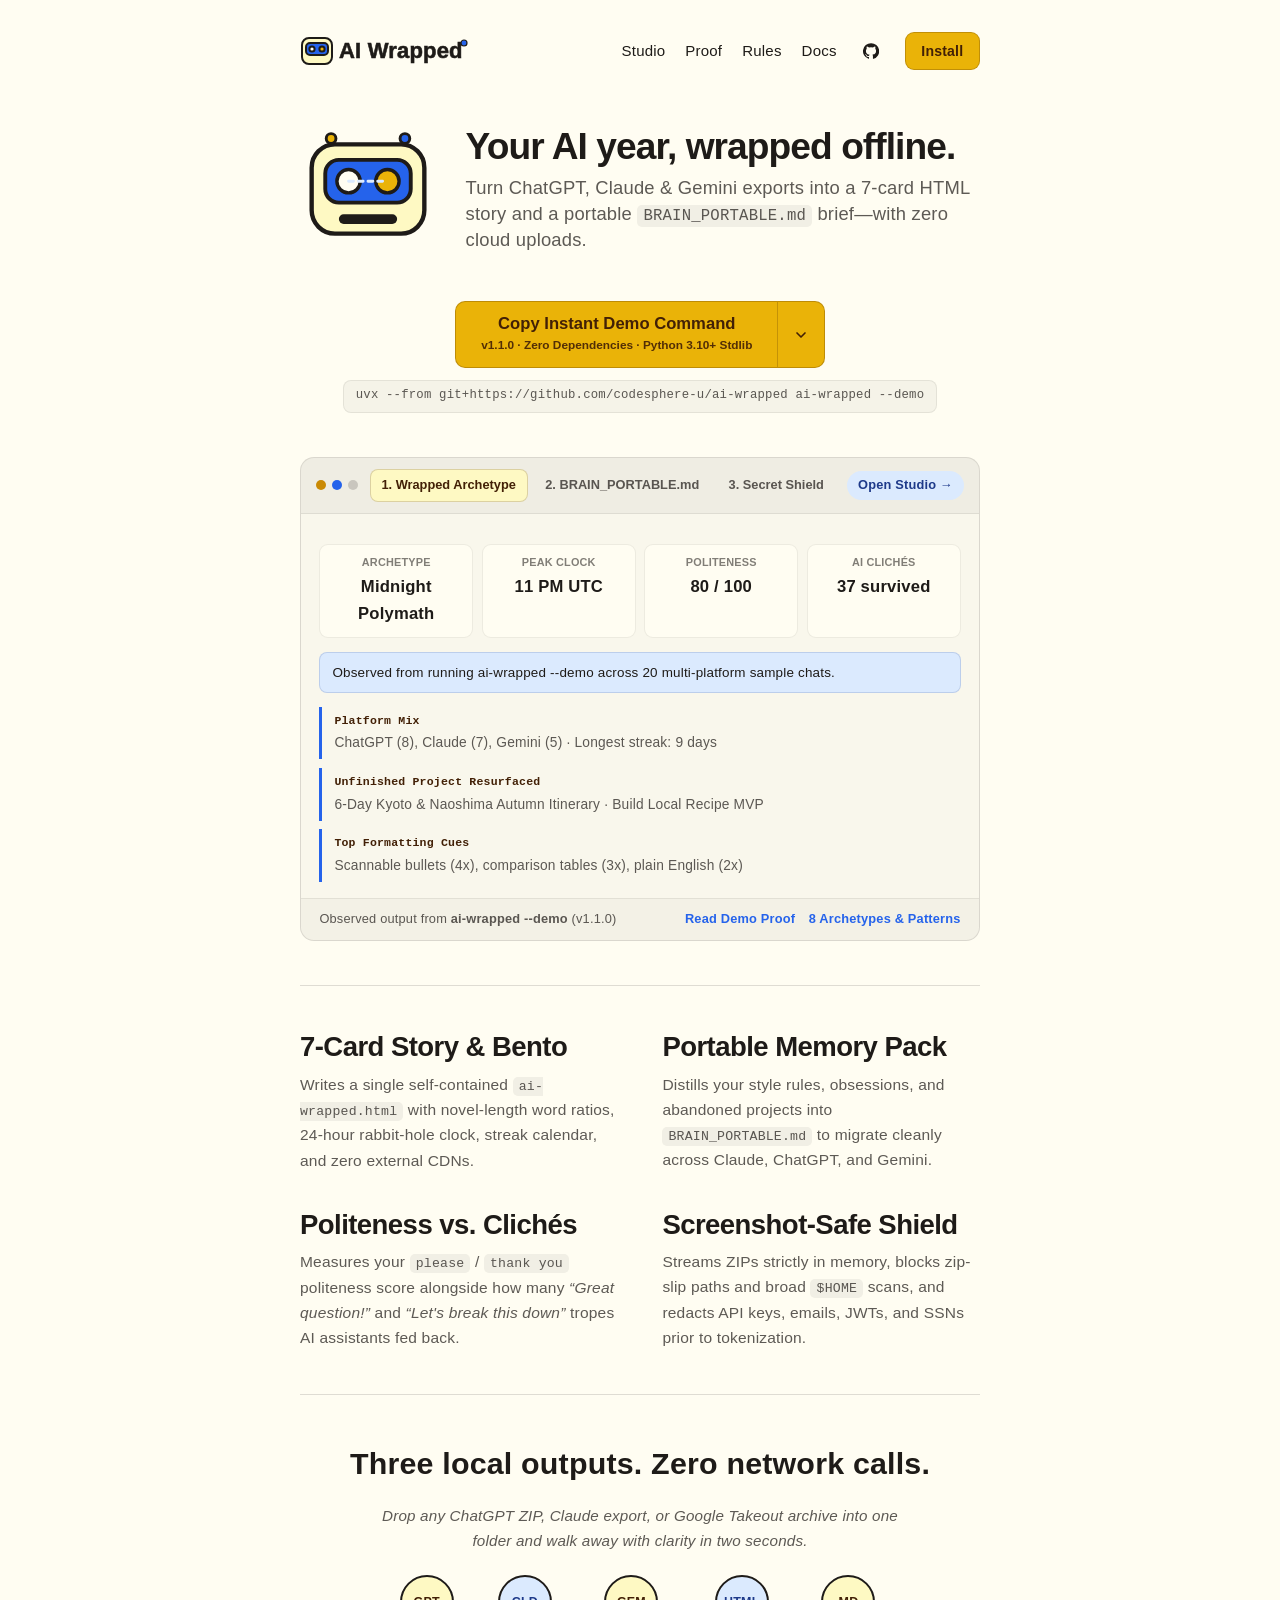
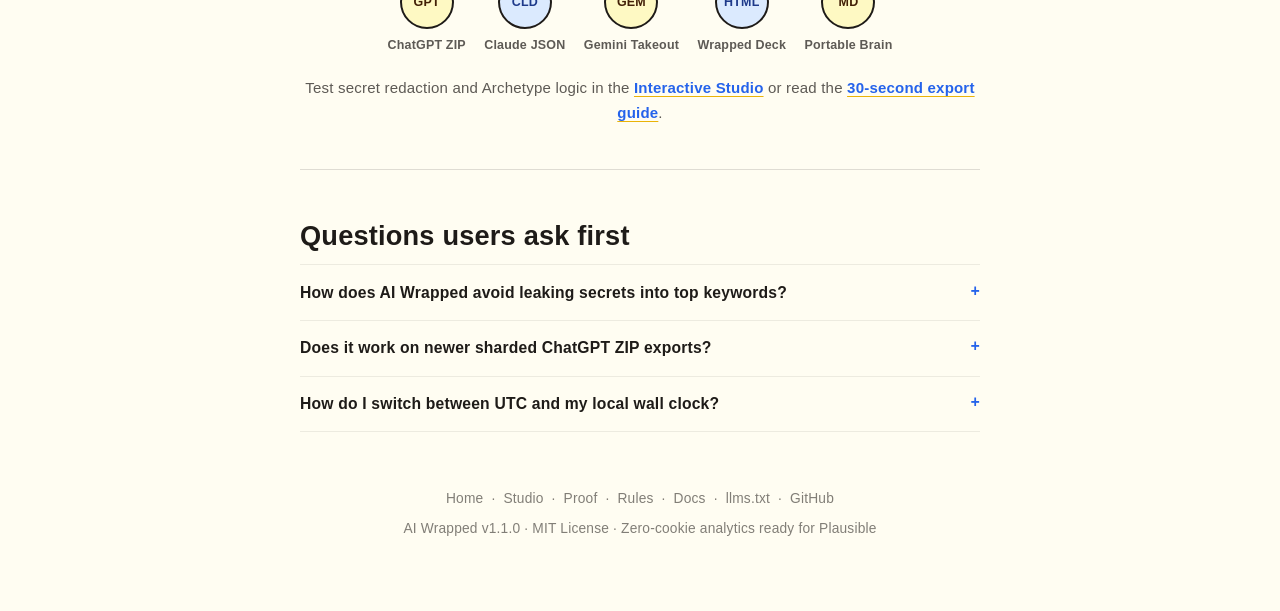
<file: website/index.html>
<!doctype html>
<html lang="en">
<head>
  <meta charset="utf-8" />
  <meta name="viewport" content="width=device-width, initial-scale=1" />
  <title>AI Wrapped — Offline ChatGPT, Claude &amp; Gemini Story + Portable Brain</title>
  <meta name="description" content="Convert ChatGPT, Claude, and Gemini exports into an offline 7-card HTML story and BRAIN_PORTABLE.md with zero cloud uploads." />
  <link rel="canonical" href="https://codesphere-u.github.io/ai-wrapped/" />
  <meta property="og:type" content="website" />
  <meta property="og:site_name" content="AI Wrapped" />
  <meta property="og:title" content="AI Wrapped — Offline ChatGPT, Claude &amp; Gemini Wrapped" />
  <meta property="og:description" content="Zero-upload AI history Wrapped HTML story, cliché mirror, secret redactor, and BRAIN_PORTABLE.md memory migrator." />
  <meta property="og:url" content="https://codesphere-u.github.io/ai-wrapped/" />
  <meta property="og:image" content="https://codesphere-u.github.io/ai-wrapped/og-image.svg" />
  <meta name="twitter:card" content="summary_large_image" />
  <meta name="twitter:title" content="AI Wrapped v1.1.0 — Your AI Year, 100% Offline" />
  <meta name="twitter:description" content="Turn exported ChatGPT, Claude & Gemini archives into a shareable HTML story and Portable Brain locally." />
  <meta name="twitter:image" content="https://codesphere-u.github.io/ai-wrapped/og-image.svg" />
  <link rel="icon" type="image/svg+xml" href="favicon.svg" />
  <link rel="manifest" href="manifest.webmanifest" />
  <link rel="alternate" type="text/plain" href="llms.txt" title="LLMs Summary" />
  <link rel="stylesheet" href="styles.css" />
  <script type="application/ld+json">
  {
    "@context": "https://schema.org",
    "@graph": [
      {
        "@type": "Organization",
        "name": "Codesphere Innovations",
        "url": "https://github.com/codesphere-u"
      },
      {
        "@type": "Person",
        "name": "Akandwanaho Ivan Alvin",
        "url": "https://github.com/codesphere-u"
      },
      {
        "@type": "WebSite",
        "name": "AI Wrapped",
        "url": "https://codesphere-u.github.io/ai-wrapped/"
      },
      {
        "@type": "SoftwareApplication",
        "name": "AI Wrapped",
        "softwareVersion": "1.1.0",
        "applicationCategory": "UtilitiesApplication",
        "operatingSystem": "macOS, Linux, Windows",
        "url": "https://codesphere-u.github.io/ai-wrapped/",
        "downloadUrl": "https://github.com/codesphere-u/ai-wrapped/releases/tag/v1.1.0",
        "offers": {
          "@type": "Offer",
          "price": "0",
          "priceCurrency": "USD"
        },
        "description": "Zero-dependency Python 3.10+ analyzer turning ChatGPT, Claude, and Gemini exports into an interactive HTML Wrapped story and BRAIN_PORTABLE.md offline."
      },
      {
        "@type": "FAQPage",
        "mainEntity": [
          {
            "@type": "Question",
            "name": "Do any of my private chats leave my laptop?",
            "acceptedAnswer": {
              "@type": "Answer",
              "text": "Never. AI Wrapped runs exclusively with Python 3.10+ standard library modules on local files, streams ZIP archives in memory, makes zero network calls, and masks API keys, emails, SSNs, and JWTs before rendering outputs."
            }
          },
          {
            "@type": "Question",
            "name": "Which export formats does AI Wrapped read?",
            "acceptedAnswer": {
              "@type": "Answer",
              "text": "It parses ChatGPT conversations.json and sharded conversations-*.json ZIPs via active current_node branches, Claude chat_messages exports, Google Gemini Takeout MyActivity.json and My Activity.html files, opt-in local agent JSONL sessions, and Markdown logs."
            }
          },
          {
            "@type": "Question",
            "name": "What goes into BRAIN_PORTABLE.md?",
            "acceptedAnswer": {
              "@type": "Answer",
              "text": "It distills your AI Archetype, response formatting preferences, recurring topic areas, unfinished multi-turn projects, and anti-filler instructions ready to paste into Claude Projects, ChatGPT Memory, Gemini Gems, or AGENTS.md."
            }
          }
        ]
      }
    ]
  }
  </script>
</head>
<body data-analytics="plausible">
  <div class="page-col">
    <header class="site-header">
      <a class="brand-link" href="index.html" aria-label="AI Wrapped Home">
        <svg class="brand-wordmark-svg" viewBox="0 0 196 36" width="196" height="36" role="img" aria-label="AI Wrapped">
          <g stroke="#1e1b18" stroke-width="2" stroke-linejoin="round">
            <rect x="2" y="5" width="30" height="26" rx="7" fill="#fef9c3"/>
            <rect x="6" y="10" width="22" height="12" rx="4" fill="#2563eb"/>
            <circle cx="12" cy="16" r="2.6" fill="#fffdf2"/>
            <circle cx="22" cy="16" r="2.6" fill="#eab308"/>
          </g>
          <text x="39" y="25" font-family="-apple-system,Segoe UI,sans-serif" font-size="22" font-weight="800" fill="#1e1b18" stroke="#1e1b18" stroke-width="0.55">AI Wrapped</text>
          <circle cx="164" cy="10" r="3" fill="#2563eb" stroke="#1e1b18" stroke-width="1.2"/>
        </svg>
      </a>
      <nav class="header-nav" aria-label="Primary Navigation">
        <a href="studio.html">Studio</a>
        <a href="proof.html">Proof</a>
        <a href="rules.html">Rules</a>
        <a href="docs.html">Docs</a>
        <a class="icon-link" href="https://github.com/codesphere-u/ai-wrapped" aria-label="AI Wrapped GitHub Repository" target="_blank" rel="noopener">
          <svg width="16" height="16" viewBox="0 0 24 24" fill="currentColor" aria-hidden="true"><path d="M12 .3a12 12 0 0 0-3.8 23.4c.6.1.8-.3.8-.6v-2.1c-3.3.7-4-1.4-4-1.4-.6-1.4-1.4-1.8-1.4-1.8-1.1-.8.1-.8.1-.8 1.2.1 1.9 1.3 1.9 1.3 1.1 1.8 2.8 1.3 3.5 1 .1-.8.4-1.3.8-1.6-2.7-.3-5.5-1.3-5.5-5.9 0-1.3.5-2.4 1.2-3.2-.1-.3-.5-1.5.1-3.2 0 0 1-.3 3.3 1.2a11.5 11.5 0 0 1 6 0c2.3-1.5 3.3-1.2 3.3-1.2.6 1.7.2 2.9.1 3.2.8.8 1.2 1.9 1.2 3.2 0 4.6-2.8 5.6-5.5 5.9.4.4.8 1.1.8 2.2v3.3c0 .3.2.7.8.6A12 12 0 0 0 12 .3"/></svg>
        </a>
        <a class="nav-pill" href="docs.html">Install</a>
      </nav>
    </header>

    <main>
      <section class="hero-duo">
        <div class="mascot-wrap" aria-hidden="true">
          <svg viewBox="0 0 140 140" width="140" height="140">
            <rect x="12" y="24" width="116" height="92" rx="24" fill="#fef9c3" stroke="#1e1b18" stroke-width="4.5"/>
            <rect x="26" y="40" width="88" height="44" rx="14" fill="#2563eb" stroke="#1e1b18" stroke-width="4"/>
            <circle cx="50" cy="62" r="12" fill="#fffdf2" stroke="#1e1b18" stroke-width="3.5"/>
            <circle cx="90" cy="62" r="12" fill="#eab308" stroke="#1e1b18" stroke-width="3.5"/>
            <path d="M50 62h40" stroke="#dbeafe" stroke-width="3" stroke-dasharray="5 5" stroke-linecap="round"/>
            <rect x="40" y="96" width="60" height="10" rx="5" fill="#1e1b18"/>
            <circle cx="32" cy="18" r="5" fill="#eab308" stroke="#1e1b18" stroke-width="3"/>
            <circle cx="108" cy="18" r="5" fill="#2563eb" stroke="#1e1b18" stroke-width="3"/>
          </svg>
        </div>
        <div class="hero-copy">
          <h1>Your AI year, wrapped offline.</h1>
          <p class="hero-sub">Turn ChatGPT, Claude &amp; Gemini exports into a 7-card HTML story and a portable <code>BRAIN_PORTABLE.md</code> brief—with zero cloud uploads.</p>
        </div>
      </section>

      <section class="cta-area" aria-label="Try AI Wrapped">
        <div class="split-btn-group">
          <button type="button" class="split-main" id="cta-copy-btn">
            <strong>Copy Instant Demo Command</strong>
            <span>v1.1.0 · Zero Dependencies · Python 3.10+ Stdlib</span>
          </button>
          <button type="button" class="split-caret" id="cta-popover-toggle" aria-expanded="false" aria-controls="cta-popover" aria-label="Switch command preset">
            <svg width="16" height="16" viewBox="0 0 24 24" fill="none" stroke="currentColor" stroke-width="2.5" stroke-linecap="round" stroke-linejoin="round"><path d="M6 9l6 6 6-6"/></svg>
          </button>
        </div>
        <div class="cmd-caption" id="cta-caption-text">uvx --from git+https://github.com/codesphere-u/ai-wrapped ai-wrapped --demo</div>

        <div class="cta-popover" id="cta-popover">
          <div class="pop-tabs" role="tablist" aria-label="Command presets">
            <button type="button" class="pop-tab active" data-cmd="uvx --from git+https://github.com/codesphere-u/ai-wrapped ai-wrapped --demo">uvx Demo</button>
            <button type="button" class="pop-tab" data-cmd="npx skills add codesphere-u/ai-wrapped">Agent Skill</button>
            <button type="button" class="pop-tab" data-cmd="ai-wrapped --auto --tz local">Auto Downloads</button>
            <button type="button" class="pop-tab" data-cmd="pip install git+https://github.com/codesphere-u/ai-wrapped">Pip Install</button>
          </div>
          <div class="pop-cmd">
            <code id="cta-pop-code">uvx --from git+https://github.com/codesphere-u/ai-wrapped ai-wrapped --demo</code>
            <button type="button" class="copy-icon-btn" id="cta-pop-copy" aria-label="Copy selected command">
              <svg width="15" height="15" viewBox="0 0 24 24" fill="none" stroke="currentColor" stroke-width="2"><rect x="9" y="9" width="13" height="13" rx="2"/><path d="M5 15H4a2 2 0 0 1-2-2V4a2 2 0 0 1 2-2h9a2 2 0 0 1 2 2v1"/></svg>
            </button>
          </div>
        </div>
      </section>

      <section class="preview-frame" aria-label="Interactive AI Wrapped Output Preview">
        <div class="frame-bar">
          <div class="dots" aria-hidden="true"><span></span><span></span><span></span></div>
          <div class="frame-tabs" role="tablist">
            <button type="button" class="frame-tab active" data-home-tab="story">1. Wrapped Archetype</button>
            <button type="button" class="frame-tab" data-home-tab="brain">2. BRAIN_PORTABLE.md</button>
            <button type="button" class="frame-tab" data-home-tab="privacy">3. Secret Shield</button>
          </div>
          <a class="frame-open-link" href="studio.html">Open Studio →</a>
        </div>
        <div class="preview-body" id="home-preview-body"></div>
        <div class="preview-foot">
          <span>Observed output from <strong>ai-wrapped --demo</strong> (v1.1.0)</span>
          <span class="preview-foot-links">
            <a href="proof.html">Read Demo Proof</a>
            <a href="rules.html">8 Archetypes &amp; Patterns</a>
          </span>
        </div>
      </section>

      <hr class="hairline" />

      <section class="editorial-grid" aria-label="Why AI Wrapped">
        <article>
          <h2>7-Card Story &amp; Bento</h2>
          <p>Writes a single self-contained <code>ai-wrapped.html</code> with novel-length word ratios, 24-hour rabbit-hole clock, streak calendar, and zero external CDNs.</p>
        </article>
        <article>
          <h2>Portable Memory Pack</h2>
          <p>Distills your style rules, obsessions, and abandoned projects into <code>BRAIN_PORTABLE.md</code> to migrate cleanly across Claude, ChatGPT, and Gemini.</p>
        </article>
        <article>
          <h2>Politeness vs. Clichés</h2>
          <p>Measures your <code>please</code> / <code>thank you</code> politeness score alongside how many <em>“Great question!”</em> and <em>“Let's break this down”</em> tropes AI assistants fed back.</p>
        </article>
        <article>
          <h2>Screenshot-Safe Shield</h2>
          <p>Streams ZIPs strictly in memory, blocks zip-slip paths and broad <code>$HOME</code> scans, and redacts API keys, emails, JWTs, and SSNs prior to tokenization.</p>
        </article>
      </section>

      <hr class="hairline" />

      <section class="ecosystem-section">
        <h2>Three local outputs. Zero network calls.</h2>
        <p class="ecosystem-sub">Drop any ChatGPT ZIP, Claude export, or Google Takeout archive into one folder and walk away with clarity in two seconds.</p>
        <div class="eco-badges">
          <div class="eco-item">
            <div class="eco-circle" aria-hidden="true">GPT</div>
            <span>ChatGPT ZIP</span>
          </div>
          <div class="eco-item">
            <div class="eco-circle" aria-hidden="true">CLD</div>
            <span>Claude JSON</span>
          </div>
          <div class="eco-item">
            <div class="eco-circle" aria-hidden="true">GEM</div>
            <span>Gemini Takeout</span>
          </div>
          <div class="eco-item">
            <div class="eco-circle" aria-hidden="true">HTML</div>
            <span>Wrapped Deck</span>
          </div>
          <div class="eco-item">
            <div class="eco-circle" aria-hidden="true">MD</div>
            <span>Portable Brain</span>
          </div>
        </div>
        <p class="inline-cta-links">Test secret redaction and Archetype logic in the <a href="studio.html">Interactive Studio</a> or read the <a href="docs.html">30-second export guide</a>.</p>
      </section>

      <hr class="hairline" />

      <section aria-label="Frequently Asked Questions">
        <h2 class="sec-title">Questions users ask first</h2>
        <div class="faq-stack">
          <details class="faq-item">
            <summary>How does AI Wrapped avoid leaking secrets into top keywords?</summary>
            <p>All 11 patterns in <code>SECRET_REDACT_PATTERNS</code> (covering OpenAI/Anthropic <code>sk-</code> keys, GitHub/HF/Groq tokens, Google <code>AIza</code> keys, AWS keys, JWTs, Bearer headers, emails, SSNs, and cards) are replaced <em>before</em> frequency counting or rendering HTML/Markdown.</p>
          </details>
          <details class="faq-item">
            <summary>Does it work on newer sharded ChatGPT ZIP exports?</summary>
            <p>Yes. It parses both classic <code>conversations.json</code> and multi-shard <code>conversations-000.json</code> exports, resolving active <code>current_node</code> branches while ignoring internal <code>recipient != all</code> tool payloads.</p>
          </details>
          <details class="faq-item">
            <summary>How do I switch between UTC and my local wall clock?</summary>
            <p>Pass <code>--tz local</code> to adjust the 24-hour circadian chart, 2–5 AM rabbit-hole metric, and peak activity hour to your machine timezone.</p>
          </details>
        </div>
      </section>
    </main>

    <footer class="site-footer">
      <div class="footer-links">
        <a href="index.html">Home</a> ·
        <a href="studio.html">Studio</a> ·
        <a href="proof.html">Proof</a> ·
        <a href="rules.html">Rules</a> ·
        <a href="docs.html">Docs</a> ·
        <a href="llms.txt">llms.txt</a> ·
        <a href="https://github.com/codesphere-u/ai-wrapped" target="_blank" rel="noopener">GitHub</a>
      </div>
      <div>AI Wrapped v1.1.0 · MIT License · Zero-cookie analytics ready for Plausible</div>
    </footer>
  </div>
  <div class="toast" id="toast" role="status" aria-live="polite"></div>
  <script src="app.js"></script>
</body>
</html>
</file>
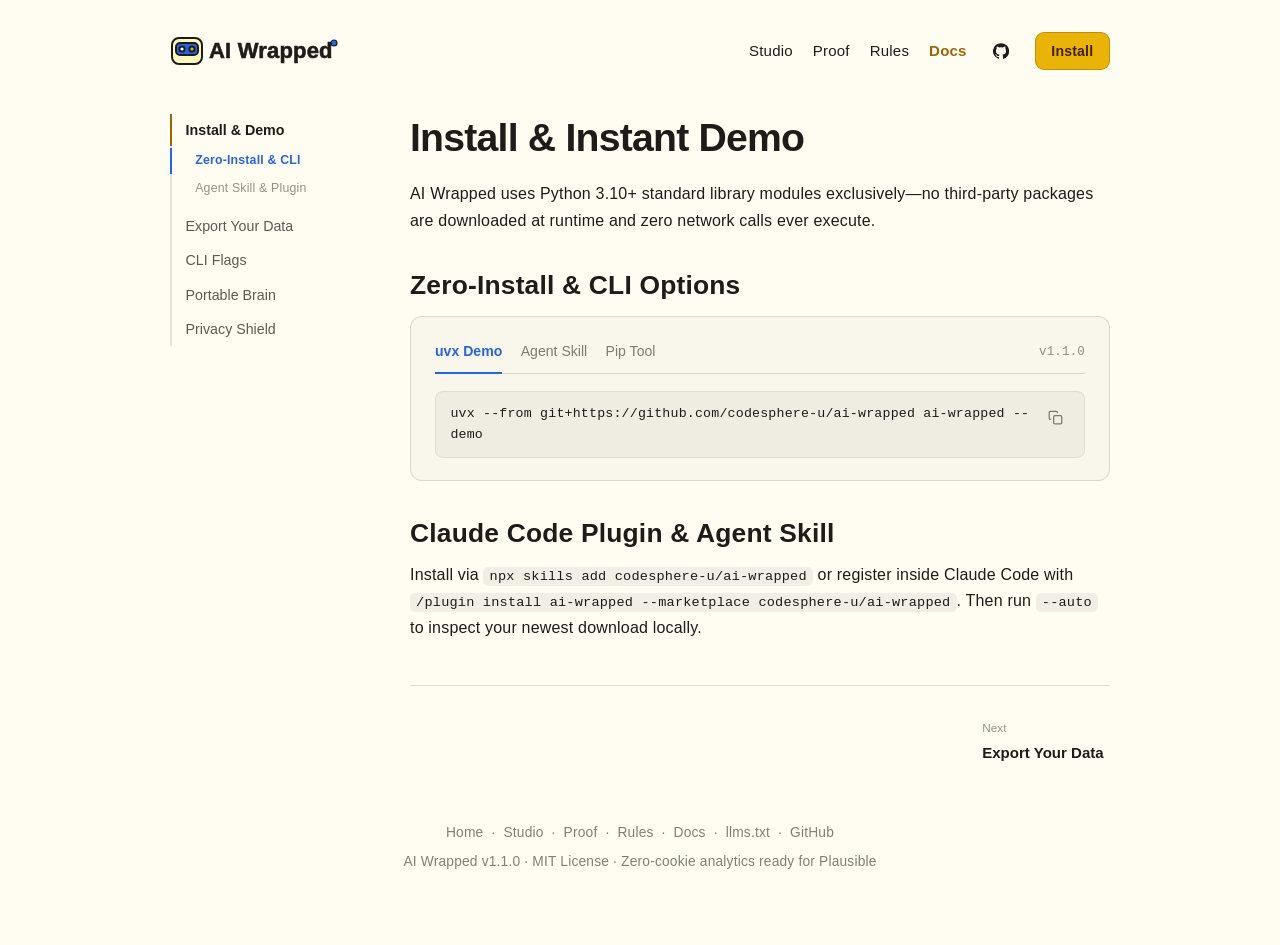
<file: website/docs.html>
<!doctype html>
<html lang="en">
<head>
  <meta charset="utf-8" />
  <meta name="viewport" content="width=device-width, initial-scale=1" />
  <title>AI Wrapped Docs — Install, Export Formats, CLI Flags &amp; Privacy</title>
  <meta name="description" content="Complete AI Wrapped v1.1.0 documentation for ChatGPT, Claude, and Gemini exports, offline CLI options, Agent Skill install, and privacy." />
  <link rel="canonical" href="https://codesphere-u.github.io/ai-wrapped/docs.html" />
  <meta property="og:type" content="article" />
  <meta property="og:title" content="AI Wrapped Documentation" />
  <meta property="og:description" content="Install options, 30-second export instructions, CLI flags, BRAIN_PORTABLE.md output, and offline privacy guarantees." />
  <meta property="og:url" content="https://codesphere-u.github.io/ai-wrapped/docs.html" />
  <meta property="og:image" content="https://codesphere-u.github.io/ai-wrapped/og-image.svg" />
  <link rel="icon" type="image/svg+xml" href="favicon.svg" />
  <link rel="manifest" href="manifest.webmanifest" />
  <link rel="alternate" type="text/plain" href="llms.txt" />
  <link rel="stylesheet" href="styles.css" />
  <script type="application/ld+json">
  {
    "@context": "https://schema.org",
    "@type": "TechArticle",
    "headline": "AI Wrapped v1.1.0 Documentation",
    "description": "Instructions for installing AI Wrapped via uvx, pip, or skills.sh, exporting AI chat archives, and tuning CLI filters.",
    "url": "https://codesphere-u.github.io/ai-wrapped/docs.html",
    "author": {
      "@type": "Person",
      "name": "Akandwanaho Ivan Alvin"
    }
  }
  </script>
</head>
<body data-analytics="plausible">
  <div class="page-col page-col-docs">
    <header class="site-header">
      <a class="brand-link" href="index.html" aria-label="AI Wrapped Home">
        <svg class="brand-wordmark-svg" viewBox="0 0 196 36" width="196" height="36" role="img" aria-label="AI Wrapped">
          <g stroke="#1e1b18" stroke-width="2" stroke-linejoin="round">
            <rect x="2" y="5" width="30" height="26" rx="7" fill="#fef9c3"/>
            <rect x="6" y="10" width="22" height="12" rx="4" fill="#2563eb"/>
            <circle cx="12" cy="16" r="2.6" fill="#fffdf2"/>
            <circle cx="22" cy="16" r="2.6" fill="#eab308"/>
          </g>
          <text x="39" y="25" font-family="-apple-system,Segoe UI,sans-serif" font-size="22" font-weight="800" fill="#1e1b18" stroke="#1e1b18" stroke-width="0.55">AI Wrapped</text>
          <circle cx="164" cy="10" r="3" fill="#2563eb" stroke="#1e1b18" stroke-width="1.2"/>
        </svg>
      </a>
      <nav class="header-nav" aria-label="Primary Navigation">
        <a href="studio.html">Studio</a>
        <a href="proof.html">Proof</a>
        <a href="rules.html">Rules</a>
        <a href="docs.html" class="active">Docs</a>
        <a class="icon-link" href="https://github.com/codesphere-u/ai-wrapped" aria-label="AI Wrapped GitHub Repository" target="_blank" rel="noopener">
          <svg width="16" height="16" viewBox="0 0 24 24" fill="currentColor" aria-hidden="true"><path d="M12 .3a12 12 0 0 0-3.8 23.4c.6.1.8-.3.8-.6v-2.1c-3.3.7-4-1.4-4-1.4-.6-1.4-1.4-1.8-1.4-1.8-1.1-.8.1-.8.1-.8 1.2.1 1.9 1.3 1.9 1.3 1.1 1.8 2.8 1.3 3.5 1 .1-.8.4-1.3.8-1.6-2.7-.3-5.5-1.3-5.5-5.9 0-1.3.5-2.4 1.2-3.2-.1-.3-.5-1.5.1-3.2 0 0 1-.3 3.3 1.2a11.5 11.5 0 0 1 6 0c2.3-1.5 3.3-1.2 3.3-1.2.6 1.7.2 2.9.1 3.2.8.8 1.2 1.9 1.2 3.2 0 4.6-2.8 5.6-5.5 5.9.4.4.8 1.1.8 2.2v3.3c0 .3.2.7.8.6A12 12 0 0 0 12 .3"/></svg>
        </a>
        <a class="nav-pill" href="docs.html">Install</a>
      </nav>
    </header>

    <main>
      <div class="docs-mobile-nav" role="tablist" aria-label="Documentation Sections">
        <button type="button" class="docs-mobile-chip active" data-doc-target="install">Install &amp; Demo</button>
        <button type="button" class="docs-mobile-chip" data-doc-target="exports">Export Data</button>
        <button type="button" class="docs-mobile-chip" data-doc-target="cli-flags">CLI Flags</button>
        <button type="button" class="docs-mobile-chip" data-doc-target="portable-brain">Portable Brain</button>
        <button type="button" class="docs-mobile-chip" data-doc-target="privacy">Privacy Shield</button>
      </div>

      <div class="docs-layout">
        <aside class="docs-sidebar" aria-label="Documentation Navigation">
          <ul class="docs-rail">
            <li class="doc-nav-item">
              <button type="button" class="doc-nav-link active" data-doc-target="install">Install &amp; Demo</button>
              <ul class="doc-subrail open" data-subrail-for="install">
                <li><a class="doc-sub-link active" href="#sec-install-methods">Zero-Install &amp; CLI</a></li>
                <li><a class="doc-sub-link" href="#sec-agent-skill">Agent Skill &amp; Plugin</a></li>
              </ul>
            </li>
            <li class="doc-nav-item">
              <button type="button" class="doc-nav-link" data-doc-target="exports">Export Your Data</button>
              <ul class="doc-subrail" data-subrail-for="exports">
                <li><a class="doc-sub-link" href="#sec-chatgpt-claude">ChatGPT &amp; Claude</a></li>
                <li><a class="doc-sub-link" href="#sec-gemini-merge">Gemini &amp; Merge</a></li>
              </ul>
            </li>
            <li class="doc-nav-item">
              <button type="button" class="doc-nav-link" data-doc-target="cli-flags">CLI Flags</button>
              <ul class="doc-subrail" data-subrail-for="cli-flags">
                <li><a class="doc-sub-link" href="#sec-flag-table">All Options</a></li>
              </ul>
            </li>
            <li class="doc-nav-item">
              <button type="button" class="doc-nav-link" data-doc-target="portable-brain">Portable Brain</button>
              <ul class="doc-subrail" data-subrail-for="portable-brain">
                <li><a class="doc-sub-link" href="#sec-brain-sections">6 Brief Sections</a></li>
              </ul>
            </li>
            <li class="doc-nav-item">
              <button type="button" class="doc-nav-link" data-doc-target="privacy">Privacy Shield</button>
              <ul class="doc-subrail" data-subrail-for="privacy">
                <li><a class="doc-sub-link" href="#sec-safety-bounds">Redaction &amp; Limits</a></li>
              </ul>
            </li>
          </ul>
        </aside>

        <article class="doc-content">
          <section data-doc-panel="install">
            <h1>Install &amp; Instant Demo</h1>
            <p>AI Wrapped uses Python 3.10+ standard library modules exclusively—no third-party packages are downloaded at runtime and zero network calls ever execute.</p>

            <h2 id="sec-install-methods">Zero-Install &amp; CLI Options</h2>
            <div class="handy-card">
              <div class="handy-tabs-bar">
                <div class="handy-tabs" role="tablist">
                  <button type="button" class="handy-tab active" data-install-tab="uvx">uvx Demo</button>
                  <button type="button" class="handy-tab" data-install-tab="skill">Agent Skill</button>
                  <button type="button" class="handy-tab" data-install-tab="pip">Pip Tool</button>
                </div>
                <span class="version-tag">v1.1.0</span>
              </div>
              <div class="doc-codeblock" style="margin:0;">
                <pre id="docs-install-pre">uvx --from git+https://github.com/codesphere-u/ai-wrapped ai-wrapped --demo</pre>
                <button type="button" class="copy-icon-btn" data-copy-target="docs-install-pre" aria-label="Copy command">
                  <svg width="15" height="15" viewBox="0 0 24 24" fill="none" stroke="currentColor" stroke-width="2"><rect x="9" y="9" width="13" height="13" rx="2"/><path d="M5 15H4a2 2 0 0 1-2-2V4a2 2 0 0 1 2-2h9a2 2 0 0 1 2 2v1"/></svg>
                </button>
              </div>
            </div>

            <h2 id="sec-agent-skill">Claude Code Plugin &amp; Agent Skill</h2>
            <p>Install via <code>npx skills add codesphere-u/ai-wrapped</code> or register inside Claude Code with <code>/plugin install ai-wrapped --marketplace codesphere-u/ai-wrapped</code>. Then run <code>--auto</code> to inspect your newest download locally.</p>
          </section>

          <section data-doc-panel="exports" hidden>
            <h1>Export Your Data (30 Seconds)</h1>
            <p>Request official export archives directly from each provider and point <code>ai-wrapped</code> at either a single ZIP or a folder holding all three platforms.</p>

            <h2 id="sec-chatgpt-claude">ChatGPT &amp; Claude</h2>
            <ul>
              <li><strong>ChatGPT</strong>: Open <strong>Settings -> Data controls -> Export data</strong> and download the ZIP (reads single <code>conversations.json</code> or sharded <code>conversations-000.json</code> cleanly).</li>
              <li><strong>Claude</strong>: Open <strong>Settings -> Privacy -> Export Data</strong> and download your archive containing <code>chat_messages</code>.</li>
            </ul>

            <h2 id="sec-gemini-merge">Google Gemini &amp; Merging Multiple Archives</h2>
            <p>On <strong>takeout.google.com</strong>, deselect all services and pick <strong>My Activity -> Gemini Apps</strong> (JSON or HTML). Place every archive in one directory and run <code>ai-wrapped ~/Documents/my-ai-exports --tz local</code>.</p>
          </section>

          <section data-doc-panel="cli-flags" hidden>
            <h1>CLI Flags Reference</h1>
            <p>Tune year boundaries, local timezone clock charts, coding agent JSONL inclusion, or stdout JSON mode.</p>

            <h2 id="sec-flag-table">All Options</h2>
            <div class="doc-table-wrap">
              <table class="doc-table">
                <thead><tr><th>Flag</th><th>Effect</th></tr></thead>
                <tbody>
                  <tr><td><code>--demo</code></td><td>Runs the bundled 20-conversation ChatGPT/Claude/Gemini showcase.</td></tr>
                  <tr><td><code>--auto</code></td><td>Finds the newest export archive or extracted UUID export folder in <code>~/Downloads</code>.</td></tr>
                  <tr><td><code>--include-agents</code></td><td>Adds local <code>~/.claude/projects</code> and <code>~/.codex/sessions</code> JSONL transcripts.</td></tr>
                  <tr><td><code>--year YEAR</code></td><td>Filters conversations and metrics to one calendar year (e.g., <code>2026</code>).</td></tr>
                  <tr><td><code>--tz {utc,local}</code></td><td>Switches 24-hour clock charts and peak hour metrics between UTC and local timezone.</td></tr>
                  <tr><td><code>--output-dir DIR</code></td><td>Sets output folder for <code>ai-wrapped.html</code>, <code>BRAIN_PORTABLE.md</code>, and JSON (default <code>./ai-wrapped-out</code>).</td></tr>
                  <tr><td><code>--json</code></td><td>Writes structured analytics summary JSON to stdout.</td></tr>
                </tbody>
              </table>
            </div>
          </section>

          <section data-doc-panel="portable-brain" hidden>
            <h1>Portable Brain (`BRAIN_PORTABLE.md`)</h1>
            <p>Switch across ChatGPT, Claude, Gemini, or Cursor in seconds by pasting one compact, secret-scrubbed Markdown brief.</p>

            <h2 id="sec-brain-sections">Six Distilled Brief Sections</h2>
            <ol>
              <li>Identity &amp; Archetype Profile</li>
              <li>Response Formatting Preferences (concise bullets, tables, concrete examples, direct critique)</li>
              <li>Primary Focus Domains</li>
              <li>Recurring Vocabulary (post-secret redaction)</li>
              <li>Buried Unfinished Multi-Turn Projects</li>
              <li>Standing Assistant Guardrails</li>
            </ol>
          </section>

          <section data-doc-panel="privacy" hidden>
            <h1>Privacy &amp; Safety Architecture</h1>
            <p>Designed from line one so screenshots and portable briefs never leak secrets or scan unrelated home folders.</p>

            <h2 id="sec-safety-bounds">Redaction &amp; Bounds</h2>
            <ul>
              <li><strong>In-memory ZIP extraction</strong>: Rejects zip-slip <code>..</code> entries and enforces <code>200 MB</code> per compressed entry.</li>
              <li><strong>Pre-tokenization secret scrubbing</strong>: Replaces API keys, forge tokens, JWTs, Bearer headers, emails, SSNs, and card digits before keyword counting.</li>
              <li><strong>Broad-root protection</strong>: Refuses scanning <code>~</code> or <code>/</code> unless <code>--allow-home</code> is passed.</li>
            </ul>
          </section>

          <div class="doc-pagination">
            <button type="button" class="page-step-btn prev" id="doc-prev-btn" hidden>
              <small>Previous</small>
              <strong id="doc-prev-label">—</strong>
            </button>
            <button type="button" class="page-step-btn next" id="doc-next-btn">
              <small>Next</small>
              <strong id="doc-next-label">Export Your Data</strong>
            </button>
          </div>
        </article>
      </div>
    </main>

    <footer class="site-footer">
      <div class="footer-links">
        <a href="index.html">Home</a> ·
        <a href="studio.html">Studio</a> ·
        <a href="proof.html">Proof</a> ·
        <a href="rules.html">Rules</a> ·
        <a href="docs.html">Docs</a> ·
        <a href="llms.txt">llms.txt</a> ·
        <a href="https://github.com/codesphere-u/ai-wrapped" target="_blank" rel="noopener">GitHub</a>
      </div>
      <div>AI Wrapped v1.1.0 · MIT License · Zero-cookie analytics ready for Plausible</div>
    </footer>
  </div>
  <div class="toast" id="toast" role="status" aria-live="polite"></div>
  <script src="app.js"></script>
</body>
</html>
</file>
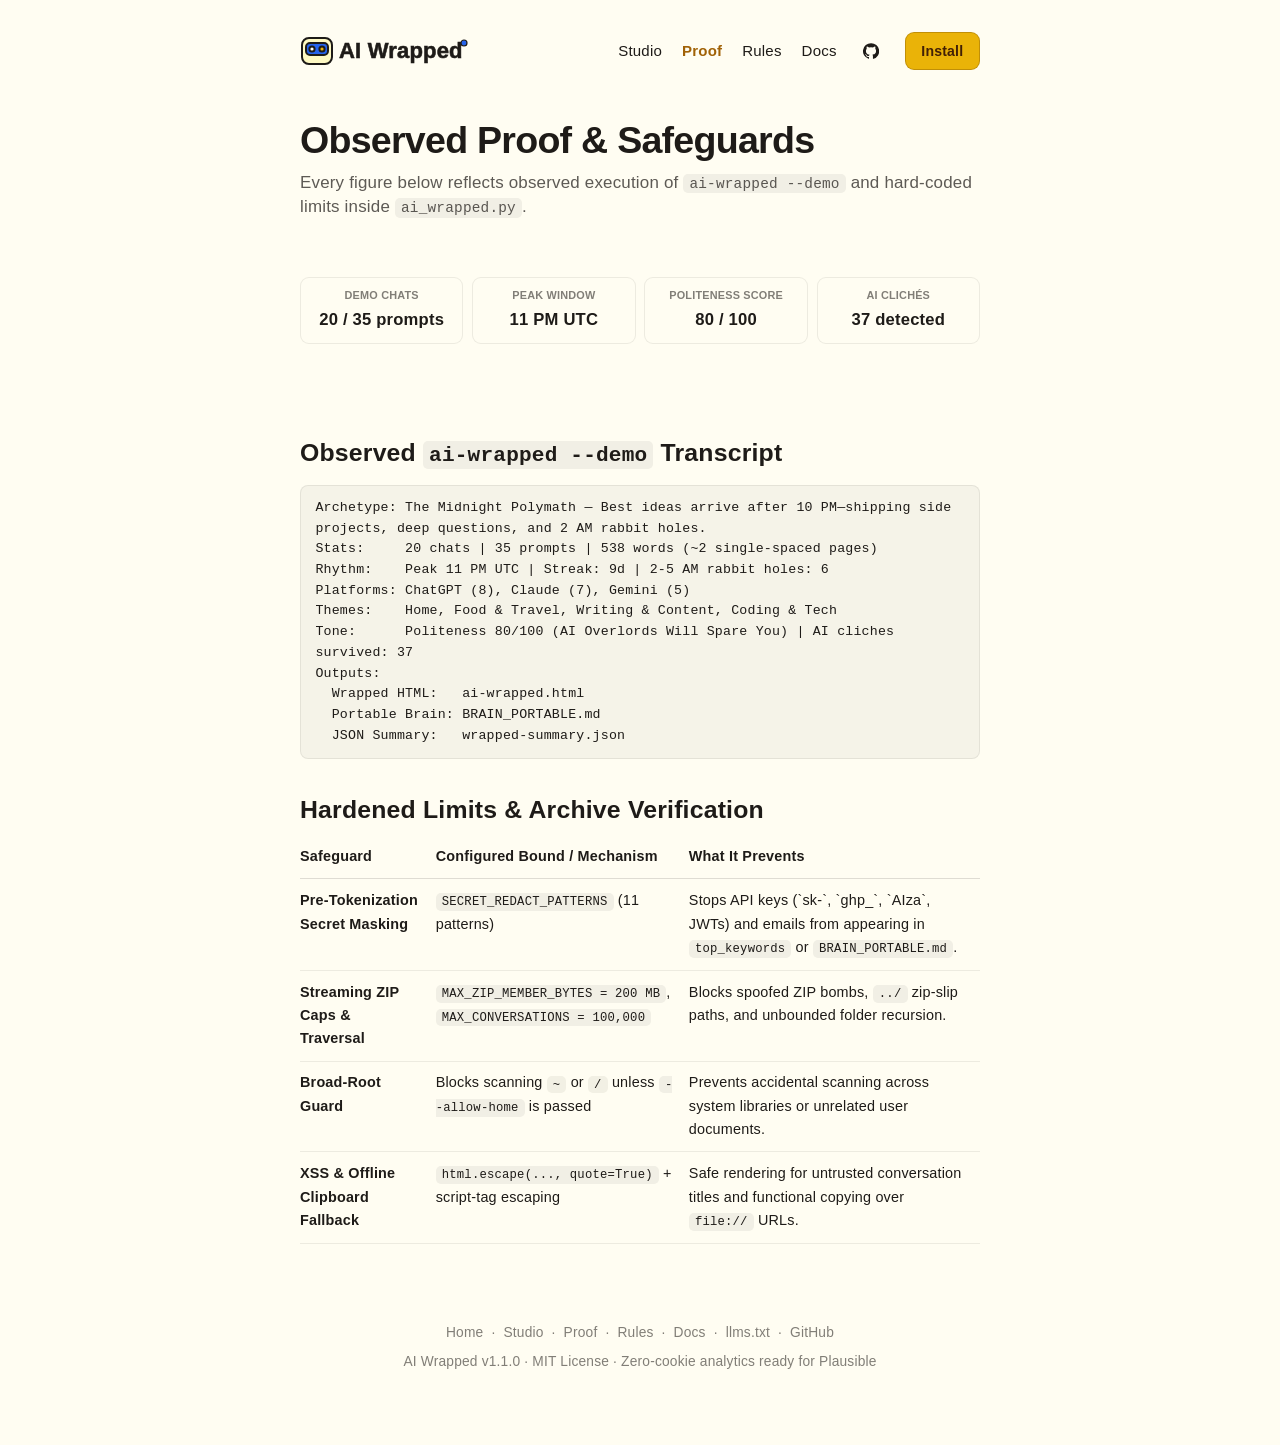
<file: website/proof.html>
<!doctype html>
<html lang="en">
<head>
  <meta charset="utf-8" />
  <meta name="viewport" content="width=device-width, initial-scale=1" />
  <title>AI Wrapped Proof — Observed Demo Output &amp; Safety Bounds (v1.1.0)</title>
  <meta name="description" content="Verified AI Wrapped v1.1.0 demo run metrics, unit test checks, and strict memory/ZIP safety bounds across ChatGPT, Claude, and Gemini." />
  <link rel="canonical" href="https://codesphere-u.github.io/ai-wrapped/proof.html" />
  <meta property="og:type" content="article" />
  <meta property="og:title" content="AI Wrapped Proof &amp; Privacy Guarantees" />
  <meta property="og:description" content="Observed demo metrics, multi-platform test coverage, and zero-upload redaction safeguards in AI Wrapped v1.1.0." />
  <meta property="og:url" content="https://codesphere-u.github.io/ai-wrapped/proof.html" />
  <meta property="og:image" content="https://codesphere-u.github.io/ai-wrapped/og-image.svg" />
  <link rel="icon" type="image/svg+xml" href="favicon.svg" />
  <link rel="manifest" href="manifest.webmanifest" />
  <link rel="alternate" type="text/plain" href="llms.txt" />
  <link rel="stylesheet" href="styles.css" />
  <script type="application/ld+json">
  {
    "@context": "https://schema.org",
    "@type": "TechArticle",
    "headline": "AI Wrapped v1.1.0 Demo Proof & Offline Security Limits",
    "description": "Observed telemetry from ai-wrapped --demo, redaction verification before keyword tokenization, and ZIP/filesystem bounds.",
    "url": "https://codesphere-u.github.io/ai-wrapped/proof.html",
    "author": {
      "@type": "Person",
      "name": "Akandwanaho Ivan Alvin"
    }
  }
  </script>
</head>
<body data-analytics="plausible">
  <div class="page-col">
    <header class="site-header">
      <a class="brand-link" href="index.html" aria-label="AI Wrapped Home">
        <svg class="brand-wordmark-svg" viewBox="0 0 196 36" width="196" height="36" role="img" aria-label="AI Wrapped">
          <g stroke="#1e1b18" stroke-width="2" stroke-linejoin="round">
            <rect x="2" y="5" width="30" height="26" rx="7" fill="#fef9c3"/>
            <rect x="6" y="10" width="22" height="12" rx="4" fill="#2563eb"/>
            <circle cx="12" cy="16" r="2.6" fill="#fffdf2"/>
            <circle cx="22" cy="16" r="2.6" fill="#eab308"/>
          </g>
          <text x="39" y="25" font-family="-apple-system,Segoe UI,sans-serif" font-size="22" font-weight="800" fill="#1e1b18" stroke="#1e1b18" stroke-width="0.55">AI Wrapped</text>
          <circle cx="164" cy="10" r="3" fill="#2563eb" stroke="#1e1b18" stroke-width="1.2"/>
        </svg>
      </a>
      <nav class="header-nav" aria-label="Primary Navigation">
        <a href="studio.html">Studio</a>
        <a href="proof.html" class="active">Proof</a>
        <a href="rules.html">Rules</a>
        <a href="docs.html">Docs</a>
        <a class="icon-link" href="https://github.com/codesphere-u/ai-wrapped" aria-label="AI Wrapped GitHub Repository" target="_blank" rel="noopener">
          <svg width="16" height="16" viewBox="0 0 24 24" fill="currentColor" aria-hidden="true"><path d="M12 .3a12 12 0 0 0-3.8 23.4c.6.1.8-.3.8-.6v-2.1c-3.3.7-4-1.4-4-1.4-.6-1.4-1.4-1.8-1.4-1.8-1.1-.8.1-.8.1-.8 1.2.1 1.9 1.3 1.9 1.3 1.1 1.8 2.8 1.3 3.5 1 .1-.8.4-1.3.8-1.6-2.7-.3-5.5-1.3-5.5-5.9 0-1.3.5-2.4 1.2-3.2-.1-.3-.5-1.5.1-3.2 0 0 1-.3 3.3 1.2a11.5 11.5 0 0 1 6 0c2.3-1.5 3.3-1.2 3.3-1.2.6 1.7.2 2.9.1 3.2.8.8 1.2 1.9 1.2 3.2 0 4.6-2.8 5.6-5.5 5.9.4.4.8 1.1.8 2.2v3.3c0 .3.2.7.8.6A12 12 0 0 0 12 .3"/></svg>
        </a>
        <a class="nav-pill" href="docs.html">Install</a>
      </nav>
    </header>

    <main>
      <section class="page-hero">
        <h1>Observed Proof &amp; Safeguards</h1>
        <p class="hero-sub">Every figure below reflects observed execution of <code>ai-wrapped --demo</code> and hard-coded limits inside <code>ai_wrapped.py</code>.</p>
      </section>

      <section class="score-row" aria-label="Demo Highlights">
        <div class="score-cell"><span>Demo Chats</span><strong>20 / 35 prompts</strong></div>
        <div class="score-cell"><span>Peak Window</span><strong>11 PM UTC</strong></div>
        <div class="score-cell"><span>Politeness Score</span><strong>80 / 100</strong></div>
        <div class="score-cell"><span>AI Clichés</span><strong>37 detected</strong></div>
      </section>

      <section class="editorial-article">
        <h2>Observed <code>ai-wrapped --demo</code> Transcript</h2>
        <div class="doc-codeblock">
          <pre>Archetype: The Midnight Polymath — Best ideas arrive after 10 PM—shipping side projects, deep questions, and 2 AM rabbit holes.
Stats:     20 chats | 35 prompts | 538 words (~2 single-spaced pages)
Rhythm:    Peak 11 PM UTC | Streak: 9d | 2-5 AM rabbit holes: 6
Platforms: ChatGPT (8), Claude (7), Gemini (5)
Themes:    Home, Food &amp; Travel, Writing &amp; Content, Coding &amp; Tech
Tone:      Politeness 80/100 (AI Overlords Will Spare You) | AI cliches survived: 37
Outputs:
  Wrapped HTML:   ai-wrapped.html
  Portable Brain: BRAIN_PORTABLE.md
  JSON Summary:   wrapped-summary.json</pre>
        </div>

        <h2>Hardened Limits &amp; Archive Verification</h2>
        <div class="doc-table-wrap">
          <table class="doc-table">
            <thead>
              <tr>
                <th>Safeguard</th>
                <th>Configured Bound / Mechanism</th>
                <th>What It Prevents</th>
              </tr>
            </thead>
            <tbody>
              <tr>
                <td><strong>Pre-Tokenization Secret Masking</strong></td>
                <td><code>SECRET_REDACT_PATTERNS</code> (11 patterns)</td>
                <td>Stops API keys (`sk-`, `ghp_`, `AIza`, JWTs) and emails from appearing in <code>top_keywords</code> or <code>BRAIN_PORTABLE.md</code>.</td>
              </tr>
              <tr>
                <td><strong>Streaming ZIP Caps &amp; Traversal</strong></td>
                <td><code>MAX_ZIP_MEMBER_BYTES = 200 MB</code>, <code>MAX_CONVERSATIONS = 100,000</code></td>
                <td>Blocks spoofed ZIP bombs, <code>../</code> zip-slip paths, and unbounded folder recursion.</td>
              </tr>
              <tr>
                <td><strong>Broad-Root Guard</strong></td>
                <td>Blocks scanning <code>~</code> or <code>/</code> unless <code>--allow-home</code> is passed</td>
                <td>Prevents accidental scanning across system libraries or unrelated user documents.</td>
              </tr>
              <tr>
                <td><strong>XSS &amp; Offline Clipboard Fallback</strong></td>
                <td><code>html.escape(..., quote=True)</code> + script-tag escaping</td>
                <td>Safe rendering for untrusted conversation titles and functional copying over <code>file://</code> URLs.</td>
              </tr>
            </tbody>
          </table>
        </div>
      </section>
    </main>

    <footer class="site-footer">
      <div class="footer-links">
        <a href="index.html">Home</a> ·
        <a href="studio.html">Studio</a> ·
        <a href="proof.html">Proof</a> ·
        <a href="rules.html">Rules</a> ·
        <a href="docs.html">Docs</a> ·
        <a href="llms.txt">llms.txt</a> ·
        <a href="https://github.com/codesphere-u/ai-wrapped" target="_blank" rel="noopener">GitHub</a>
      </div>
      <div>AI Wrapped v1.1.0 · MIT License · Zero-cookie analytics ready for Plausible</div>
    </footer>
  </div>
  <div class="toast" id="toast" role="status" aria-live="polite"></div>
  <script src="app.js"></script>
</body>
</html>
</file>
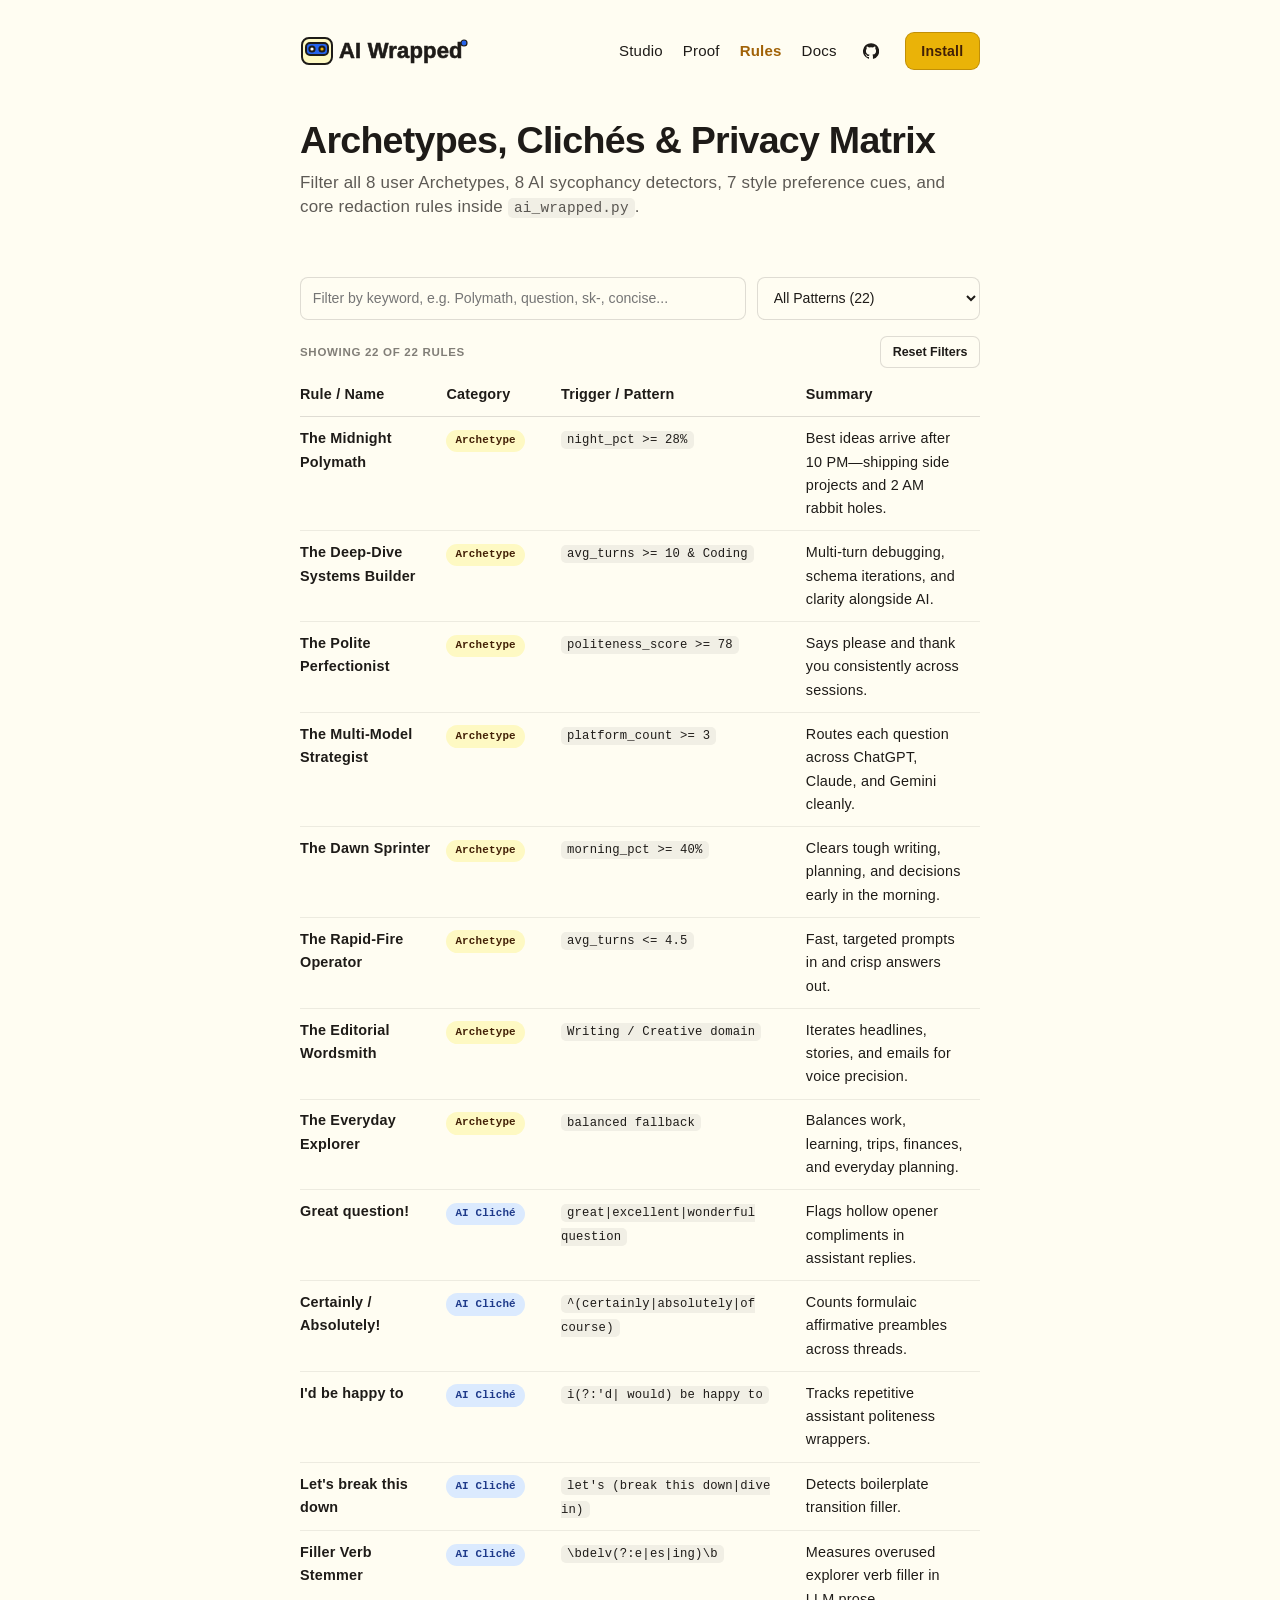
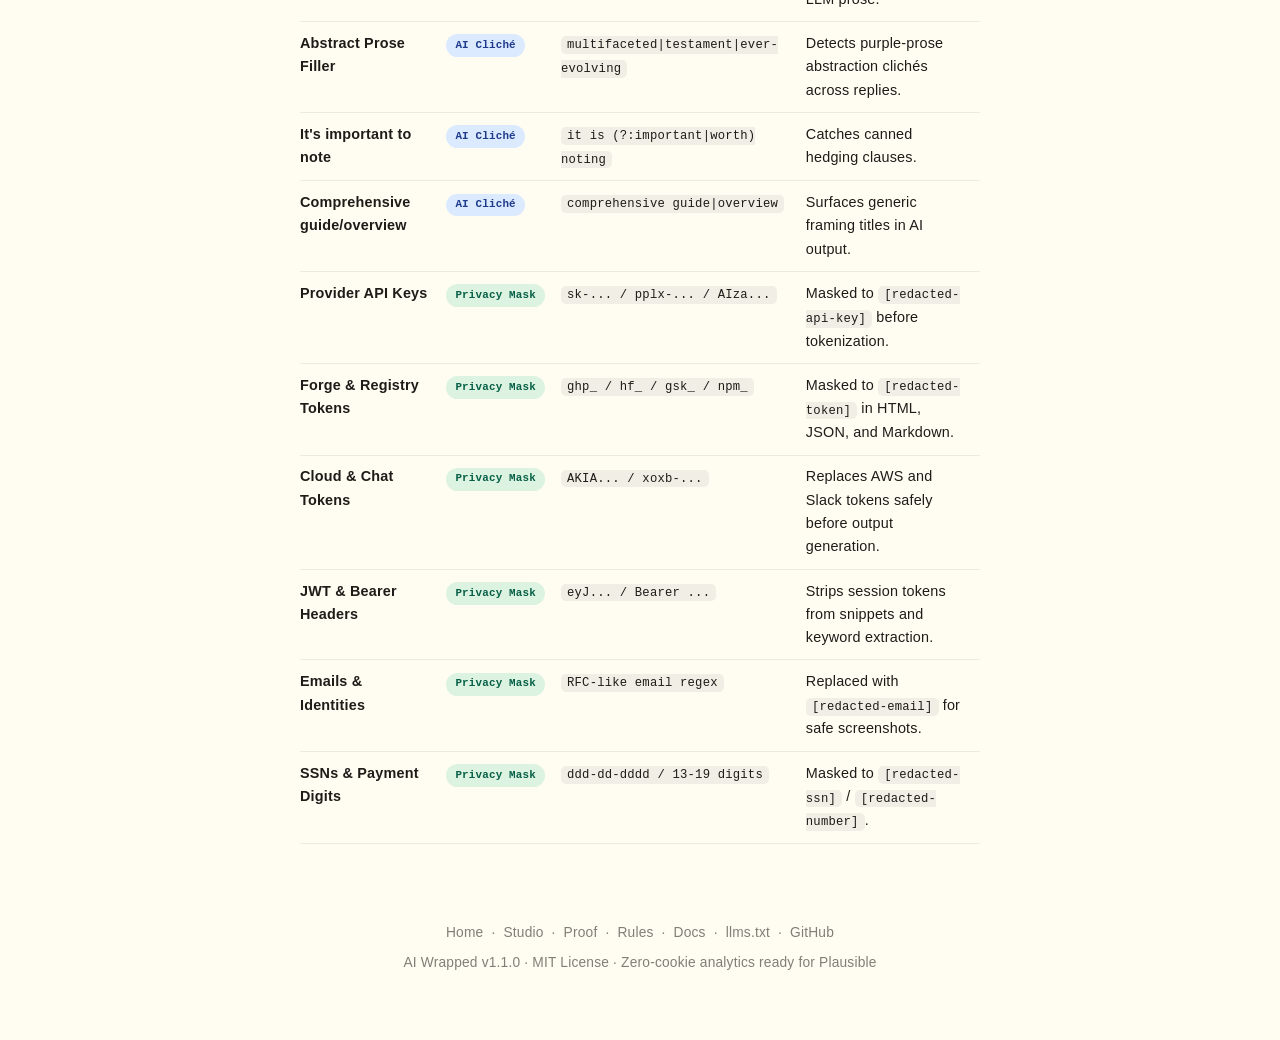
<file: website/rules.html>
<!doctype html>
<html lang="en">
<head>
  <meta charset="utf-8" />
  <meta name="viewport" content="width=device-width, initial-scale=1" />
  <title>AI Wrapped Rules — 8 Archetypes, Cliché Patterns &amp; Secret Shield</title>
  <meta name="description" content="Search all 8 AI Wrapped archetypes, 8 AI cliché detectors, 7 style preference signals, and 11 secret/PII redaction patterns." />
  <link rel="canonical" href="https://codesphere-u.github.io/ai-wrapped/rules.html" />
  <meta property="og:type" content="article" />
  <meta property="og:title" content="AI Wrapped Archetypes &amp; Detection Rules" />
  <meta property="og:description" content="Complete catalog of Archetypes, Cliché phrases, formatting signals, and privacy redaction rules inside AI Wrapped v1.1.0." />
  <meta property="og:url" content="https://codesphere-u.github.io/ai-wrapped/rules.html" />
  <meta property="og:image" content="https://codesphere-u.github.io/ai-wrapped/og-image.svg" />
  <link rel="icon" type="image/svg+xml" href="favicon.svg" />
  <link rel="manifest" href="manifest.webmanifest" />
  <link rel="alternate" type="text/plain" href="llms.txt" />
  <link rel="stylesheet" href="styles.css" />
  <script type="application/ld+json">
  {
    "@context": "https://schema.org",
    "@type": "TechArticle",
    "headline": "AI Wrapped Archetypes, Clichés & Privacy Rules Matrix",
    "description": "Filterable reference of all 8 personality Archetypes, 8 AI sycophancy regex detectors, style signals, and 11 secret redaction rules.",
    "url": "https://codesphere-u.github.io/ai-wrapped/rules.html",
    "author": {
      "@type": "Person",
      "name": "Akandwanaho Ivan Alvin"
    }
  }
  </script>
</head>
<body data-analytics="plausible">
  <div class="page-col">
    <header class="site-header">
      <a class="brand-link" href="index.html" aria-label="AI Wrapped Home">
        <svg class="brand-wordmark-svg" viewBox="0 0 196 36" width="196" height="36" role="img" aria-label="AI Wrapped">
          <g stroke="#1e1b18" stroke-width="2" stroke-linejoin="round">
            <rect x="2" y="5" width="30" height="26" rx="7" fill="#fef9c3"/>
            <rect x="6" y="10" width="22" height="12" rx="4" fill="#2563eb"/>
            <circle cx="12" cy="16" r="2.6" fill="#fffdf2"/>
            <circle cx="22" cy="16" r="2.6" fill="#eab308"/>
          </g>
          <text x="39" y="25" font-family="-apple-system,Segoe UI,sans-serif" font-size="22" font-weight="800" fill="#1e1b18" stroke="#1e1b18" stroke-width="0.55">AI Wrapped</text>
          <circle cx="164" cy="10" r="3" fill="#2563eb" stroke="#1e1b18" stroke-width="1.2"/>
        </svg>
      </a>
      <nav class="header-nav" aria-label="Primary Navigation">
        <a href="studio.html">Studio</a>
        <a href="proof.html">Proof</a>
        <a href="rules.html" class="active">Rules</a>
        <a href="docs.html">Docs</a>
        <a class="icon-link" href="https://github.com/codesphere-u/ai-wrapped" aria-label="AI Wrapped GitHub Repository" target="_blank" rel="noopener">
          <svg width="16" height="16" viewBox="0 0 24 24" fill="currentColor" aria-hidden="true"><path d="M12 .3a12 12 0 0 0-3.8 23.4c.6.1.8-.3.8-.6v-2.1c-3.3.7-4-1.4-4-1.4-.6-1.4-1.4-1.8-1.4-1.8-1.1-.8.1-.8.1-.8 1.2.1 1.9 1.3 1.9 1.3 1.1 1.8 2.8 1.3 3.5 1 .1-.8.4-1.3.8-1.6-2.7-.3-5.5-1.3-5.5-5.9 0-1.3.5-2.4 1.2-3.2-.1-.3-.5-1.5.1-3.2 0 0 1-.3 3.3 1.2a11.5 11.5 0 0 1 6 0c2.3-1.5 3.3-1.2 3.3-1.2.6 1.7.2 2.9.1 3.2.8.8 1.2 1.9 1.2 3.2 0 4.6-2.8 5.6-5.5 5.9.4.4.8 1.1.8 2.2v3.3c0 .3.2.7.8.6A12 12 0 0 0 12 .3"/></svg>
        </a>
        <a class="nav-pill" href="docs.html">Install</a>
      </nav>
    </header>

    <main>
      <section class="page-hero">
        <h1>Archetypes, Clichés &amp; Privacy Matrix</h1>
        <p class="hero-sub">Filter all 8 user Archetypes, 8 AI sycophancy detectors, 7 style preference cues, and core redaction rules inside <code>ai_wrapped.py</code>.</p>
      </section>

      <section aria-label="Rules Filter">
        <div class="rules-filter">
          <input class="input" id="rules-search" type="search" placeholder="Filter by keyword, e.g. Polymath, question, sk-, concise..." aria-label="Search archetypes and rules" />
          <select class="select" id="rules-category" aria-label="Filter category">
            <option value="all">All Patterns (22)</option>
            <option value="archetype">User Archetypes (8)</option>
            <option value="cliche">AI Cliché Detectors (8)</option>
            <option value="shield">Secret Redaction Rules (6)</option>
          </select>
        </div>
        <div class="toolbar-between" style="margin-bottom:0.75rem;">
          <span class="eyebrow-label" id="rules-count" style="margin:0;">Showing 22 of 22 rules</span>
          <button type="button" class="action-mini" id="rules-reset">Reset Filters</button>
        </div>

        <div class="doc-table-wrap">
          <table class="doc-table">
            <thead>
              <tr>
                <th>Rule / Name</th>
                <th>Category</th>
                <th>Trigger / Pattern</th>
                <th>Summary</th>
              </tr>
            </thead>
            <tbody id="rules-tbody">
              <tr data-cat="archetype"><td><strong>The Midnight Polymath</strong></td><td><span class="pill pill-gold">Archetype</span></td><td><code>night_pct &gt;= 28%</code></td><td>Best ideas arrive after 10 PM—shipping side projects and 2 AM rabbit holes.</td></tr>
              <tr data-cat="archetype"><td><strong>The Deep-Dive Systems Builder</strong></td><td><span class="pill pill-gold">Archetype</span></td><td><code>avg_turns &gt;= 10 &amp; Coding</code></td><td>Multi-turn debugging, schema iterations, and clarity alongside AI.</td></tr>
              <tr data-cat="archetype"><td><strong>The Polite Perfectionist</strong></td><td><span class="pill pill-gold">Archetype</span></td><td><code>politeness_score &gt;= 78</code></td><td>Says please and thank you consistently across sessions.</td></tr>
              <tr data-cat="archetype"><td><strong>The Multi-Model Strategist</strong></td><td><span class="pill pill-gold">Archetype</span></td><td><code>platform_count &gt;= 3</code></td><td>Routes each question across ChatGPT, Claude, and Gemini cleanly.</td></tr>
              <tr data-cat="archetype"><td><strong>The Dawn Sprinter</strong></td><td><span class="pill pill-gold">Archetype</span></td><td><code>morning_pct &gt;= 40%</code></td><td>Clears tough writing, planning, and decisions early in the morning.</td></tr>
              <tr data-cat="archetype"><td><strong>The Rapid-Fire Operator</strong></td><td><span class="pill pill-gold">Archetype</span></td><td><code>avg_turns &lt;= 4.5</code></td><td>Fast, targeted prompts in and crisp answers out.</td></tr>
              <tr data-cat="archetype"><td><strong>The Editorial Wordsmith</strong></td><td><span class="pill pill-gold">Archetype</span></td><td><code>Writing / Creative domain</code></td><td>Iterates headlines, stories, and emails for voice precision.</td></tr>
              <tr data-cat="archetype"><td><strong>The Everyday Explorer</strong></td><td><span class="pill pill-gold">Archetype</span></td><td><code>balanced fallback</code></td><td>Balances work, learning, trips, finances, and everyday planning.</td></tr>

              <tr data-cat="cliche"><td><strong>Great question!</strong></td><td><span class="pill pill-cobalt">AI Cliché</span></td><td><code>great|excellent|wonderful question</code></td><td>Flags hollow opener compliments in assistant replies.</td></tr>
              <tr data-cat="cliche"><td><strong>Certainly / Absolutely!</strong></td><td><span class="pill pill-cobalt">AI Cliché</span></td><td><code>^(certainly|absolutely|of course)</code></td><td>Counts formulaic affirmative preambles across threads.</td></tr>
              <tr data-cat="cliche"><td><strong>I'd be happy to</strong></td><td><span class="pill pill-cobalt">AI Cliché</span></td><td><code>i(?:'d| would) be happy to</code></td><td>Tracks repetitive assistant politeness wrappers.</td></tr>
              <tr data-cat="cliche"><td><strong>Let's break this down</strong></td><td><span class="pill pill-cobalt">AI Cliché</span></td><td><code>let's (break this down|dive in)</code></td><td>Detects boilerplate transition filler.</td></tr>
              <tr data-cat="cliche"><td><strong>Filler Verb Stemmer</strong></td><td><span class="pill pill-cobalt">AI Cliché</span></td><td><code>\bdelv(?:e|es|ing)\b</code></td><td>Measures overused explorer verb filler in LLM prose.</td></tr>
              <tr data-cat="cliche"><td><strong>Abstract Prose Filler</strong></td><td><span class="pill pill-cobalt">AI Cliché</span></td><td><code>multifaceted|testament|ever-evolving</code></td><td>Detects purple-prose abstraction clichés across replies.</td></tr>
              <tr data-cat="cliche"><td><strong>It's important to note</strong></td><td><span class="pill pill-cobalt">AI Cliché</span></td><td><code>it is (?:important|worth) noting</code></td><td>Catches canned hedging clauses.</td></tr>
              <tr data-cat="cliche"><td><strong>Comprehensive guide/overview</strong></td><td><span class="pill pill-cobalt">AI Cliché</span></td><td><code>comprehensive guide|overview</code></td><td>Surfaces generic framing titles in AI output.</td></tr>

              <tr data-cat="shield"><td><strong>Provider API Keys</strong></td><td><span class="pill pill-good">Privacy Mask</span></td><td><code>sk-... / pplx-... / AIza...</code></td><td>Masked to <code>[redacted-api-key]</code> before tokenization.</td></tr>
              <tr data-cat="shield"><td><strong>Forge &amp; Registry Tokens</strong></td><td><span class="pill pill-good">Privacy Mask</span></td><td><code>ghp_ / hf_ / gsk_ / npm_</code></td><td>Masked to <code>[redacted-token]</code> in HTML, JSON, and Markdown.</td></tr>
              <tr data-cat="shield"><td><strong>Cloud &amp; Chat Tokens</strong></td><td><span class="pill pill-good">Privacy Mask</span></td><td><code>AKIA... / xoxb-...</code></td><td>Replaces AWS and Slack tokens safely before output generation.</td></tr>
              <tr data-cat="shield"><td><strong>JWT &amp; Bearer Headers</strong></td><td><span class="pill pill-good">Privacy Mask</span></td><td><code>eyJ... / Bearer ...</code></td><td>Strips session tokens from snippets and keyword extraction.</td></tr>
              <tr data-cat="shield"><td><strong>Emails &amp; Identities</strong></td><td><span class="pill pill-good">Privacy Mask</span></td><td><code>RFC-like email regex</code></td><td>Replaced with <code>[redacted-email]</code> for safe screenshots.</td></tr>
              <tr data-cat="shield"><td><strong>SSNs &amp; Payment Digits</strong></td><td><span class="pill pill-good">Privacy Mask</span></td><td><code>ddd-dd-dddd / 13-19 digits</code></td><td>Masked to <code>[redacted-ssn]</code> / <code>[redacted-number]</code>.</td></tr>
            </tbody>
          </table>
        </div>
      </section>
    </main>

    <footer class="site-footer">
      <div class="footer-links">
        <a href="index.html">Home</a> ·
        <a href="studio.html">Studio</a> ·
        <a href="proof.html">Proof</a> ·
        <a href="rules.html">Rules</a> ·
        <a href="docs.html">Docs</a> ·
        <a href="llms.txt">llms.txt</a> ·
        <a href="https://github.com/codesphere-u/ai-wrapped" target="_blank" rel="noopener">GitHub</a>
      </div>
      <div>AI Wrapped v1.1.0 · MIT License · Zero-cookie analytics ready for Plausible</div>
    </footer>
  </div>
  <div class="toast" id="toast" role="status" aria-live="polite"></div>
  <script src="app.js"></script>
</body>
</html>
</file>
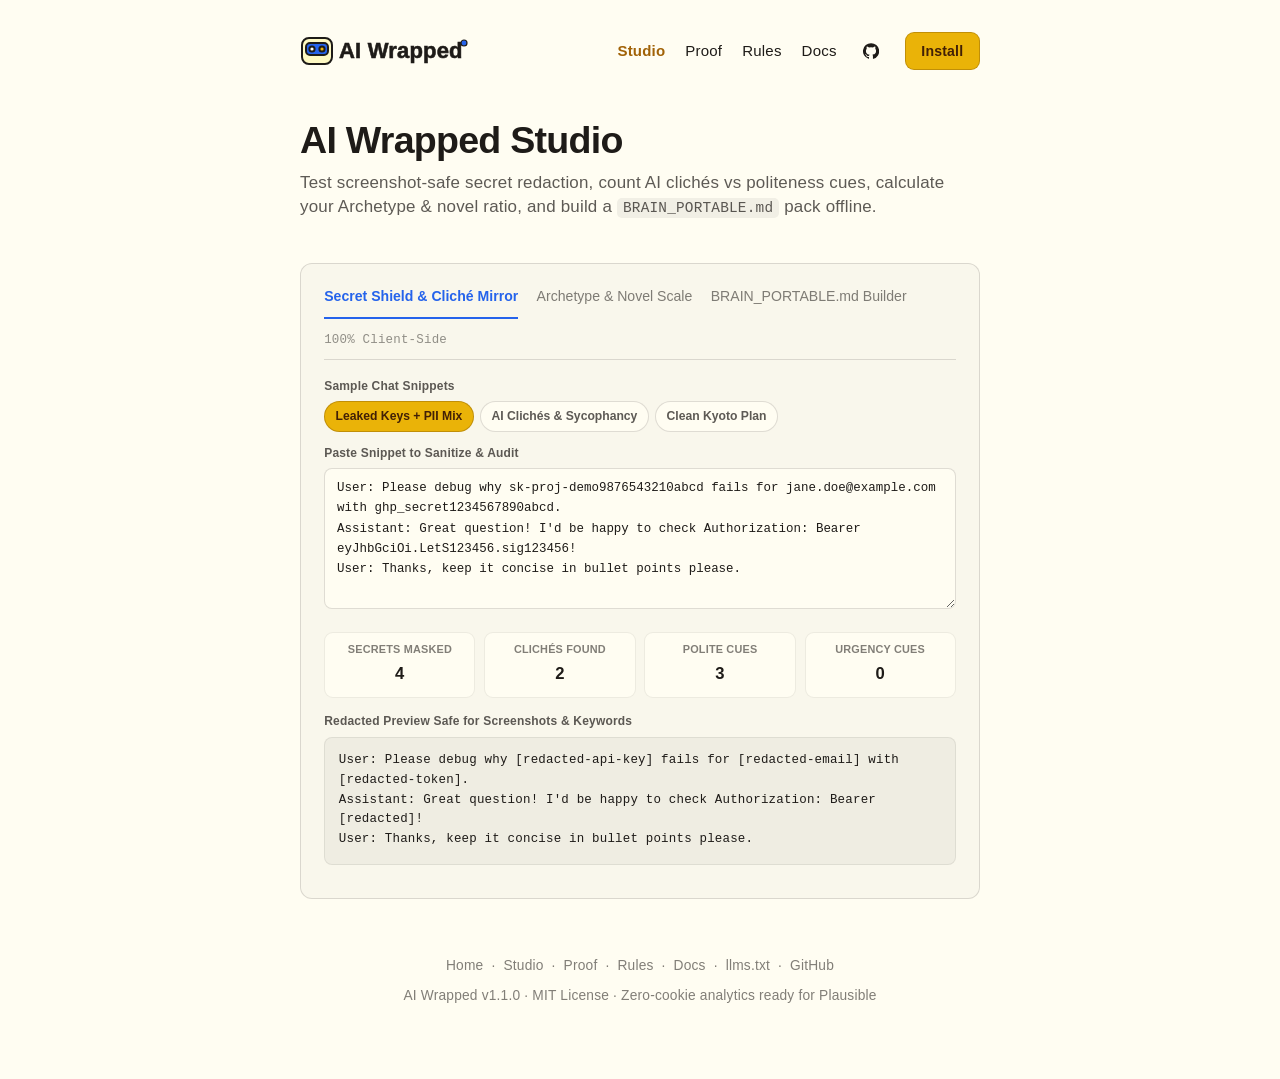
<file: website/studio.html>
<!doctype html>
<html lang="en">
<head>
  <meta charset="utf-8" />
  <meta name="viewport" content="width=device-width, initial-scale=1" />
  <title>AI Wrapped Studio — Redactor, Archetype &amp; Portable Brain Preview</title>
  <meta name="description" content="Test AI Wrapped secret redaction, politeness vs AI cliché scoring, 8 Archetypes, novel comparisons, and BRAIN_PORTABLE.md export locally." />
  <link rel="canonical" href="https://codesphere-u.github.io/ai-wrapped/studio.html" />
  <meta property="og:type" content="website" />
  <meta property="og:title" content="AI Wrapped Interactive Studio" />
  <meta property="og:description" content="Preview secret masking, cliché counting, Archetype rules, and BRAIN_PORTABLE.md generation directly in your browser." />
  <meta property="og:url" content="https://codesphere-u.github.io/ai-wrapped/studio.html" />
  <meta property="og:image" content="https://codesphere-u.github.io/ai-wrapped/og-image.svg" />
  <link rel="icon" type="image/svg+xml" href="favicon.svg" />
  <link rel="manifest" href="manifest.webmanifest" />
  <link rel="alternate" type="text/plain" href="llms.txt" />
  <link rel="stylesheet" href="styles.css" />
  <script type="application/ld+json">
  {
    "@context": "https://schema.org",
    "@type": "WebApplication",
    "name": "AI Wrapped Studio",
    "applicationCategory": "UtilitiesApplication",
    "operatingSystem": "Web",
    "url": "https://codesphere-u.github.io/ai-wrapped/studio.html",
    "softwareVersion": "1.1.0",
    "description": "Local-only browser workbench for testing AI Wrapped secret redaction, cliché detection, Archetype rules, and BRAIN_PORTABLE.md generation."
  }
  </script>
</head>
<body data-analytics="plausible">
  <div class="page-col">
    <header class="site-header">
      <a class="brand-link" href="index.html" aria-label="AI Wrapped Home">
        <svg class="brand-wordmark-svg" viewBox="0 0 196 36" width="196" height="36" role="img" aria-label="AI Wrapped">
          <g stroke="#1e1b18" stroke-width="2" stroke-linejoin="round">
            <rect x="2" y="5" width="30" height="26" rx="7" fill="#fef9c3"/>
            <rect x="6" y="10" width="22" height="12" rx="4" fill="#2563eb"/>
            <circle cx="12" cy="16" r="2.6" fill="#fffdf2"/>
            <circle cx="22" cy="16" r="2.6" fill="#eab308"/>
          </g>
          <text x="39" y="25" font-family="-apple-system,Segoe UI,sans-serif" font-size="22" font-weight="800" fill="#1e1b18" stroke="#1e1b18" stroke-width="0.55">AI Wrapped</text>
          <circle cx="164" cy="10" r="3" fill="#2563eb" stroke="#1e1b18" stroke-width="1.2"/>
        </svg>
      </a>
      <nav class="header-nav" aria-label="Primary Navigation">
        <a href="studio.html" class="active">Studio</a>
        <a href="proof.html">Proof</a>
        <a href="rules.html">Rules</a>
        <a href="docs.html">Docs</a>
        <a class="icon-link" href="https://github.com/codesphere-u/ai-wrapped" aria-label="AI Wrapped GitHub Repository" target="_blank" rel="noopener">
          <svg width="16" height="16" viewBox="0 0 24 24" fill="currentColor" aria-hidden="true"><path d="M12 .3a12 12 0 0 0-3.8 23.4c.6.1.8-.3.8-.6v-2.1c-3.3.7-4-1.4-4-1.4-.6-1.4-1.4-1.8-1.4-1.8-1.1-.8.1-.8.1-.8 1.2.1 1.9 1.3 1.9 1.3 1.1 1.8 2.8 1.3 3.5 1 .1-.8.4-1.3.8-1.6-2.7-.3-5.5-1.3-5.5-5.9 0-1.3.5-2.4 1.2-3.2-.1-.3-.5-1.5.1-3.2 0 0 1-.3 3.3 1.2a11.5 11.5 0 0 1 6 0c2.3-1.5 3.3-1.2 3.3-1.2.6 1.7.2 2.9.1 3.2.8.8 1.2 1.9 1.2 3.2 0 4.6-2.8 5.6-5.5 5.9.4.4.8 1.1.8 2.2v3.3c0 .3.2.7.8.6A12 12 0 0 0 12 .3"/></svg>
        </a>
        <a class="nav-pill" href="docs.html">Install</a>
      </nav>
    </header>

    <main>
      <section class="page-hero">
        <h1>AI Wrapped Studio</h1>
        <p class="hero-sub">Test screenshot-safe secret redaction, count AI clichés vs politeness cues, calculate your Archetype &amp; novel ratio, and build a <code>BRAIN_PORTABLE.md</code> pack offline.</p>
      </section>

      <section class="studio-frame" aria-label="Interactive AI Wrapped Studio">
        <div class="handy-tabs-bar">
          <div class="handy-tabs" role="tablist">
            <button type="button" class="handy-tab active" data-studio-tab="shield">Secret Shield &amp; Cliché Mirror</button>
            <button type="button" class="handy-tab" data-studio-tab="archetype">Archetype &amp; Novel Scale</button>
            <button type="button" class="handy-tab" data-studio-tab="brain">BRAIN_PORTABLE.md Builder</button>
          </div>
          <span class="version-tag">100% Client-Side</span>
        </div>

        <div class="studio-panel active" id="panel-shield">
          <div class="field">
            <label>Sample Chat Snippets</label>
            <div class="preset-pills">
              <button type="button" class="chip-btn active" data-shield-preset="secrets">Leaked Keys + PII Mix</button>
              <button type="button" class="chip-btn" data-shield-preset="cliches">AI Clichés &amp; Sycophancy</button>
              <button type="button" class="chip-btn" data-shield-preset="clean">Clean Kyoto Plan</button>
            </div>
          </div>
          <div class="field">
            <label for="shield-input">Paste Snippet to Sanitize &amp; Audit</label>
            <textarea class="textarea" id="shield-input" rows="6"></textarea>
          </div>
          <div class="score-row">
            <div class="score-cell"><span>Secrets Masked</span><strong id="sh-masked-count">3</strong></div>
            <div class="score-cell"><span>Clichés Found</span><strong id="sh-cliche-count">2</strong></div>
            <div class="score-cell"><span>Polite Cues</span><strong id="sh-polite-count">2</strong></div>
            <div class="score-cell"><span>Urgency Cues</span><strong id="sh-urgent-count">0</strong></div>
          </div>
          <div class="field">
            <label>Redacted Preview Safe for Screenshots &amp; Keywords</label>
            <pre class="code-block" id="sh-redacted-out"></pre>
          </div>
        </div>

        <div class="studio-panel" id="panel-archetype">
          <div class="form-row-2">
            <div class="field">
              <label for="ar-night">Night-Owl % (10 PM–5 AM): <strong id="ar-night-val">45%</strong></label>
              <input class="input" type="range" id="ar-night" min="0" max="80" value="45" />
            </div>
            <div class="field">
              <label for="ar-politeness">Politeness Score: <strong id="ar-polite-val">80</strong>/100</label>
              <input class="input" type="range" id="ar-politeness" min="10" max="100" value="80" />
            </div>
          </div>
          <div class="form-row-2">
            <div class="field">
              <label for="ar-platforms">Platforms Combined</label>
              <select class="select" id="ar-platforms">
                <option value="3" selected>3 Platforms (ChatGPT + Claude + Gemini)</option>
                <option value="2">2 Platforms</option>
                <option value="1">1 Platform</option>
              </select>
            </div>
            <div class="field">
              <label for="ar-words">User Words Written</label>
              <input class="input" type="number" id="ar-words" min="500" max="1500000" step="1000" value="65800" />
            </div>
          </div>
          <div class="score-row">
            <div class="score-cell"><span>Archetype</span><strong id="ar-title">The Midnight Polymath</strong></div>
            <div class="score-cell"><span>Novel Comparison</span><strong id="ar-novel">1.4x The Great Gatsby</strong></div>
            <div class="score-cell"><span>Tone Label</span><strong id="ar-tone">AI Overlords Spare You</strong></div>
            <div class="score-cell"><span>Top Domain</span><strong id="ar-domain">Coding &amp; Tech</strong></div>
          </div>
          <div class="diag-note" id="ar-tagline">Best ideas arrive after 10 PM—shipping side projects, deep questions, and 2 AM rabbit holes.</div>
        </div>

        <div class="studio-panel" id="panel-brain">
          <div class="form-row-2">
            <div class="field">
              <label for="br-target">Target AI Workspace</label>
              <select class="select" id="br-target">
                <option value="Claude Projects / Custom Instructions">Claude Projects / Custom Instructions</option>
                <option value="ChatGPT Memory">ChatGPT Memory</option>
                <option value="Gemini Gems">Gemini Gems</option>
                <option value="AGENTS.md / CLAUDE.md">AGENTS.md / CLAUDE.md</option>
              </select>
            </div>
            <div class="field">
              <label for="br-style">Formatting Preference</label>
              <select class="select" id="br-style">
                <option value="concise">Concise bullet points &amp; comparison tables</option>
                <option value="steps">Clear step-by-step walkthroughs with examples</option>
                <option value="critical">Direct critique, flag missing edge cases upfront</option>
              </select>
            </div>
          </div>
          <div class="toolbar-between" style="margin-bottom:0.45rem;">
            <span class="eyebrow-label" style="margin:0;">Generated BRAIN_PORTABLE.md Preview</span>
            <button type="button" class="action-mini" id="copy-brain-btn">Copy Markdown</button>
          </div>
          <pre class="code-block" id="br-output"></pre>
        </div>
      </section>
    </main>

    <footer class="site-footer">
      <div class="footer-links">
        <a href="index.html">Home</a> ·
        <a href="studio.html">Studio</a> ·
        <a href="proof.html">Proof</a> ·
        <a href="rules.html">Rules</a> ·
        <a href="docs.html">Docs</a> ·
        <a href="llms.txt">llms.txt</a> ·
        <a href="https://github.com/codesphere-u/ai-wrapped" target="_blank" rel="noopener">GitHub</a>
      </div>
      <div>AI Wrapped v1.1.0 · MIT License · Zero-cookie analytics ready for Plausible</div>
    </footer>
  </div>
  <div class="toast" id="toast" role="status" aria-live="polite"></div>
  <script src="app.js"></script>
</body>
</html>
</file>
<file: website/styles.css>
/* AI Wrapped — Handy-Inspired Warm Editorial Light Theme (Saffron Sunshine & Mediterranean Cobalt) */
:root {
  --bg: #fffdf2;
  --bg-elevated: #f6f2e2;
  --bg-card: #fbf8eb;
  --text: #1e1b18;
  --text-70: rgba(30, 27, 24, 0.72);
  --text-55: rgba(30, 27, 24, 0.56);
  --text-45: rgba(30, 27, 24, 0.48);
  --rule: rgba(30, 27, 24, 0.14);
  --rule-soft: rgba(30, 27, 24, 0.08);
  --tint-2: rgba(30, 27, 24, 0.024);
  --tint-4: rgba(30, 27, 24, 0.042);
  --tint-5: rgba(30, 27, 24, 0.058);
  --tint-8: rgba(30, 27, 24, 0.095);

  /* Primary Accent: Warm Saffron Sunshine */
  --accent: #eab308;
  --accent-hover: #ca8a04;
  --accent-light: #fef9c3;
  --accent-dark: #422006;
  --accent-rail: #a16207;

  /* Secondary Accent: Mediterranean Cobalt */
  --cobalt: #2563eb;
  --cobalt-hover: #1d4ed8;
  --cobalt-light: #dbeafe;
  --cobalt-dark: #1e3a8a;

  --pass-bg: rgba(16, 185, 129, 0.14);
  --pass-ink: #065f46;
  --warn-bg: rgba(234, 179, 8, 0.24);
  --warn-ink: #713f12;
  --bad-bg: rgba(220, 38, 38, 0.11);
  --bad-ink: #991b1b;

  --syn-cmd: #a16207;
  --syn-arg: #1d4ed8;
  --syn-str: #1e1b18;

  --white: #ffffff;
  --radius-xl: 14px;
  --radius-lg: 10px;
  --radius-md: 8px;

  --font-sans: -apple-system, BlinkMacSystemFont, "Segoe UI", Roboto, Oxygen, Ubuntu, Cantarell, sans-serif;
  --font-mono: ui-monospace, SFMono-Regular, Menlo, Monaco, Consolas, monospace;
}

*, *::before, *::after { box-sizing: border-box; }
html { max-width: 100%; overflow-x: clip; scroll-behavior: smooth; }
body {
  margin: 0;
  background: var(--bg);
  color: var(--text);
  font-family: var(--font-sans);
  font-size: 1rem;
  line-height: 1.62;
  letter-spacing: 0.012rem;
  -webkit-font-smoothing: antialiased;
  overflow-x: clip;
}
a { color: inherit; text-decoration: none; }
[hidden] { display: none !important; }
button, input, select, textarea { font: inherit; color: inherit; }
code { font-family: var(--font-mono); font-size: 0.85em; background: var(--tint-5); padding: 0.12rem 0.38rem; border-radius: 5px; }
:focus-visible { outline: 2px solid var(--accent-rail); outline-offset: 2px; }

.page-col { width: min(680px, 100% - 2rem); margin-inline: auto; display: flex; flex-direction: column; gap: 2.75rem; padding-bottom: 4.5rem; }
.page-col.page-col-docs { width: min(940px, 100% - 2rem); gap: 2.25rem; }
.page-col > main { display: flex; flex-direction: column; gap: 2.75rem; min-width: 0; width: 100%; }
.page-col.page-col-docs > main { gap: 2rem; }
.page-col > main > * { min-width: 0; max-width: 100%; }
.hairline { width: 100%; height: 1px; background: var(--rule); border: 0; margin: 0; }

.site-header { width: 100%; display: flex; align-items: center; justify-content: space-between; gap: 1rem; padding-top: 2rem; }
.brand-link { display: inline-flex; align-items: center; gap: 0.5rem; white-space: nowrap; flex-shrink: 0; }
.brand-wordmark-svg { height: 36px; width: 196px; display: block; }
.header-nav { display: flex; align-items: center; gap: 1.25rem; font-size: 0.94rem; font-weight: 500; }
.header-nav a:not(.nav-pill):hover { color: var(--cobalt); }
.header-nav a.active { color: var(--accent-rail); font-weight: 700; }
.icon-link { display: inline-flex; align-items: center; justify-content: center; width: 28px; height: 28px; border-radius: 999px; }
.icon-link:hover { background: var(--cobalt-light); color: var(--cobalt-dark); }
.nav-pill {
  background: var(--accent);
  color: var(--accent-dark);
  padding: 0.42rem 0.98rem;
  border-radius: 9px;
  font-size: 0.88rem;
  font-weight: 700;
  border: 1px solid rgba(66, 32, 6, 0.24);
  white-space: nowrap;
}
.nav-pill:hover { background: var(--accent-hover); color: var(--white); }

.hero-duo { display: flex; align-items: center; gap: 1.85rem; padding-top: 0.45rem; }
.mascot-wrap { flex: 0 0 136px; width: 136px; height: 136px; }
.mascot-wrap svg { width: 100%; height: 100%; display: block; }
.hero-copy { min-width: 0; flex: 1 1 auto; }
.hero-copy h1 { margin: 0 0 0.45rem; font-size: 2.32rem; font-weight: 700; line-height: 1.14; letter-spacing: -0.025em; }
.hero-sub { margin: 0; font-size: 1.15rem; font-weight: 500; line-height: 1.42; color: var(--text-70); }
.page-hero { display: flex; flex-direction: column; gap: 0.45rem; padding-top: 0.25rem; }
.page-hero h1 { margin: 0; font-size: 2.35rem; font-weight: 600; line-height: 1.2; letter-spacing: -0.02em; }
.page-hero .hero-sub { font-size: 1.06rem; }

.cta-area { position: relative; display: flex; flex-direction: column; align-items: center; gap: 0.72rem; }
.split-btn-group { display: inline-flex; align-items: stretch; max-width: 100%; border-radius: 10px; }
.split-main {
  border: 1px solid rgba(66, 32, 6, 0.26);
  border-right: 0;
  background: var(--accent);
  color: var(--accent-dark);
  padding: 0.72rem 1.55rem;
  border-radius: 10px 0 0 10px;
  cursor: pointer;
  text-align: center;
}
.split-main:hover, .split-caret:hover { background: var(--accent-hover); color: var(--white); }
.split-main strong { display: block; font-size: 1.04rem; font-weight: 700; line-height: 1.2; }
.split-main span { display: block; font-size: 0.74rem; font-weight: 600; opacity: 0.9; margin-top: 0.16rem; }
.split-caret {
  border: 1px solid rgba(66, 32, 6, 0.26);
  border-left: 1px solid rgba(66, 32, 6, 0.22);
  background: var(--accent);
  color: var(--accent-dark);
  padding: 0 0.92rem;
  border-radius: 0 10px 10px 0;
  cursor: pointer;
  display: inline-flex;
  align-items: center;
}
.cmd-caption {
  font-family: var(--font-mono);
  font-size: 0.77rem;
  color: var(--text-70);
  background: var(--tint-4);
  border: 1px solid var(--rule-soft);
  padding: 0.36rem 0.75rem;
  border-radius: 8px;
  max-width: 100%;
  overflow-wrap: anywhere;
  text-align: center;
}
.cta-popover {
  display: none;
  position: absolute;
  top: calc(100% - 1.5rem);
  left: 50%;
  transform: translateX(-50%);
  width: min(390px, calc(100vw - 2rem));
  z-index: 30;
  background: var(--white);
  border: 1px solid var(--rule);
  border-radius: 12px;
  padding: 0.85rem;
  box-shadow: 0 12px 28px rgba(30, 27, 24, 0.12);
}
.cta-popover.open { display: block; }
.pop-tabs { display: flex; gap: 0.35rem; border-bottom: 1px solid var(--rule-soft); padding-bottom: 0.5rem; margin-bottom: 0.7rem; flex-wrap: wrap; }
.pop-tab { border: none; background: transparent; padding: 0.25rem 0.5rem; font-size: 0.78rem; font-weight: 600; color: var(--text-55); cursor: pointer; border-bottom: 2px solid transparent; }
.pop-tab.active { color: var(--cobalt); border-bottom-color: var(--cobalt); }
.pop-cmd { display: flex; align-items: center; justify-content: space-between; gap: 0.5rem; background: var(--tint-4); border: 1px solid var(--rule-soft); border-radius: 8px; padding: 0.55rem 0.65rem; font-family: var(--font-mono); font-size: 0.75rem; }
.pop-cmd code { overflow-wrap: anywhere; white-space: pre-wrap; background: transparent; padding: 0; }

.handy-card { border: 1px solid var(--rule); border-radius: 12px; padding: 1.4rem 1.5rem; background: var(--tint-2); margin: 0.85rem 0 1.6rem; width: 100%; min-width: 0; }
.handy-tabs-bar { display: flex; align-items: center; justify-content: space-between; gap: 0.75rem; border-bottom: 1px solid var(--rule); margin-bottom: 1.1rem; flex-wrap: wrap; }
.handy-tabs { display: flex; flex-wrap: wrap; gap: 1.15rem; }
.handy-tab { border: none; background: transparent; padding: 0 0 0.58rem; margin-bottom: -1px; font-size: 0.88rem; font-weight: 500; color: var(--text-55); border-bottom: 2px solid transparent; cursor: pointer; }
.handy-tab:hover { color: var(--text); }
.handy-tab.active { color: var(--cobalt); border-bottom-color: var(--cobalt); font-weight: 600; }
.version-tag { font-size: 0.78rem; color: var(--text-45); font-family: var(--font-mono); padding-bottom: 0.5rem; }
.eyebrow-label { font-size: 0.72rem; font-weight: 600; text-transform: uppercase; letter-spacing: 0.06em; color: var(--text-55); margin: 0 0 0.55rem; }

.doc-codeblock { display: flex; align-items: flex-start; justify-content: space-between; gap: 0.75rem; background: var(--tint-4); border: 1px solid var(--rule-soft); border-radius: 8px; padding: 0.72rem 0.9rem; margin: 0.75rem 0 1.2rem; width: 100%; overflow-x: auto; }
.doc-codeblock pre { margin: 0; font-family: var(--font-mono); font-size: 0.83rem; line-height: 1.56; white-space: pre-wrap; word-break: break-word; flex: 1 1 auto; }
.syn-cmd { color: var(--syn-cmd); font-weight: 600; }
.syn-arg { color: var(--syn-arg); }
.copy-icon-btn { flex: 0 0 auto; border: none; background: transparent; color: var(--text-55); width: 28px; height: 28px; border-radius: 6px; display: inline-flex; align-items: center; justify-content: center; cursor: pointer; padding: 0; }
.copy-icon-btn:hover { background: var(--tint-8); color: var(--text); }

.docs-layout { display: flex; align-items: flex-start; gap: 2.75rem; margin-top: 0.5rem; width: 100%; }
.docs-sidebar { flex: 0 0 196px; width: 196px; position: sticky; top: 2rem; }
.docs-rail { list-style: none; margin: 0; padding: 0; border-left: 2px solid rgba(30, 27, 24, 0.11); display: flex; flex-direction: column; gap: 0.15rem; }
.doc-nav-item { display: flex; flex-direction: column; }
.doc-nav-link { display: block; width: 100%; text-align: left; background: transparent; border: none; border-left: 2px solid transparent; margin-left: -2px; padding: 0.28rem 0.25rem 0.28rem 0.85rem; font-size: 0.89rem; color: var(--text-70); cursor: pointer; }
.doc-nav-link:hover { color: var(--cobalt); }
.doc-nav-link.active { color: var(--text); border-left-color: var(--accent-rail); font-weight: 600; }
.doc-subrail { list-style: none; margin: 0.12rem 0 0.42rem; padding: 0; display: none; flex-direction: column; gap: 0.12rem; }
.doc-subrail.open { display: flex; }
.doc-sub-link { display: block; padding: 0.18rem 0.25rem 0.18rem 1.45rem; margin-left: -2px; border-left: 2px solid transparent; font-size: 0.77rem; color: var(--text-45); }
.doc-sub-link:hover, .doc-sub-link.active { color: var(--cobalt); }
.doc-sub-link.active { border-left-color: var(--cobalt); font-weight: 600; }
.docs-mobile-nav { display: none; }
.doc-content { flex: 1 1 auto; min-width: 0; }
.doc-content h1 { font-size: 2.45rem; font-weight: 600; line-height: 1.24; letter-spacing: -0.02em; margin: 0 0 1.15rem; }
.doc-content h2 { font-size: 1.65rem; font-weight: 600; line-height: 1.3; margin: 2.15rem 0 0.75rem; scroll-margin-top: 1.5rem; }
.doc-content p { margin: 0 0 0.95rem; line-height: 1.65; }
.doc-content ul { margin: 0.65rem 0 1.25rem; padding-left: 1.35rem; }
.doc-content li { margin-bottom: 0.48rem; }
.doc-content a.inline-link { color: var(--cobalt); text-decoration: underline; text-decoration-color: var(--accent); text-underline-offset: 3px; font-weight: 500; }

.doc-table-wrap { width: 100%; overflow-x: auto; margin: 0.9rem 0 1.4rem; }
.doc-table { width: 100%; border-collapse: collapse; font-size: 0.9rem; }
.doc-table th { text-align: left; padding: 0 1rem 0.65rem 0; font-weight: 600; border-bottom: 1px solid var(--rule); }
.doc-table td { padding: 0.62rem 1rem 0.62rem 0; border-bottom: 1px solid var(--rule-soft); vertical-align: top; }

.doc-pagination { display: flex; justify-content: space-between; align-items: center; gap: 1rem; margin-top: 2.75rem; padding-top: 1.5rem; border-top: 1px solid var(--rule); }
.page-step-btn { display: flex; flex-direction: column; gap: 0.15rem; border: none; background: transparent; padding: 0.55rem 0.4rem; cursor: pointer; text-align: left; }
.page-step-btn.next { text-align: right; margin-left: auto; }
.page-step-btn:hover { color: var(--cobalt); }
.page-step-btn small { font-size: 0.74rem; color: var(--text-45); }
.page-step-btn strong { font-size: 0.94rem; font-weight: 600; }

.preview-frame { background: var(--tint-2); border: 1px solid var(--rule); border-radius: var(--radius-xl); width: 100%; overflow: hidden; }
.frame-bar { display: flex; flex-wrap: wrap; align-items: center; justify-content: space-between; gap: 0.65rem; padding: 0.68rem 0.95rem; background: var(--tint-4); border-bottom: 1px solid var(--rule-soft); }
.dots { display: inline-flex; gap: 6px; }
.dots span { width: 10px; height: 10px; border-radius: 999px; background: rgba(30, 27, 24, 0.18); }
.dots span:nth-child(1) { background: var(--accent-hover); }
.dots span:nth-child(2) { background: var(--cobalt); }
.frame-tabs { display: flex; flex-wrap: wrap; gap: 0.35rem; }
.frame-tab { border: 1px solid transparent; background: transparent; color: var(--text-70); padding: 0.32rem 0.68rem; border-radius: 8px; font-size: 0.8rem; font-weight: 600; cursor: pointer; }
.frame-tab.active { background: var(--accent-light); color: var(--accent-dark); border-color: rgba(66, 32, 6, 0.18); }
.frame-open-link { font-size: 0.8rem; font-weight: 700; color: var(--cobalt-dark); background: var(--cobalt-light); padding: 0.28rem 0.68rem; border-radius: 999px; white-space: nowrap; }
.frame-open-link:hover { background: var(--cobalt); color: var(--white); }
.preview-body { padding: 1rem 1.15rem; }
.preview-foot { display: flex; flex-wrap: wrap; align-items: center; justify-content: space-between; gap: 0.5rem; padding: 0.65rem 1.15rem; background: var(--tint-2); border-top: 1px solid var(--rule-soft); font-size: 0.8rem; color: var(--text-70); }
.preview-foot-links { display: inline-flex; gap: 0.85rem; font-weight: 600; color: var(--cobalt); }

.studio-frame { border: 1px solid var(--rule); border-radius: 12px; background: var(--tint-2); padding: 1.35rem 1.45rem; width: 100%; }
.studio-panel { display: none; min-width: 0; }
.studio-panel.active { display: block; }
.form-row-2 { display: grid; grid-template-columns: repeat(2, minmax(0, 1fr)); gap: 0.75rem; margin-bottom: 0.85rem; }
.field { margin-bottom: 0.75rem; }
.field label { display: block; font-size: 0.75rem; font-weight: 600; color: var(--text-70); margin-bottom: 0.3rem; }
.input, .select, .textarea { width: 100%; padding: 0.56rem 0.74rem; border-radius: 8px; border: 1px solid var(--rule); background: var(--bg); font-size: 0.88rem; }
.textarea { min-height: 118px; resize: vertical; font-family: var(--font-mono); font-size: 0.78rem; }
.preset-pills { display: flex; flex-wrap: wrap; gap: 0.4rem; }
.chip-btn { border: 1px solid var(--rule); background: var(--bg); color: var(--text-70); padding: 0.28rem 0.65rem; border-radius: 999px; font-size: 0.76rem; font-weight: 600; cursor: pointer; }
.chip-btn.active { background: var(--accent); border-color: rgba(66, 32, 6, 0.24); color: var(--accent-dark); }
.score-row { display: grid; grid-template-columns: repeat(4, minmax(0, 1fr)); gap: 0.55rem; margin: 0.9rem 0; }
.score-cell { background: var(--bg); border: 1px solid var(--rule-soft); border-radius: 9px; padding: 0.55rem 0.65rem; text-align: center; }
.score-cell span { display: block; font-size: 0.68rem; font-weight: 700; color: var(--text-55); text-transform: uppercase; margin-bottom: 0.15rem; }
.score-cell strong { display: block; font-size: 1.04rem; font-weight: 700; }
.diag-note { font-size: 0.84rem; background: var(--cobalt-light); border: 1px solid rgba(30, 58, 138, 0.16); border-radius: 8px; padding: 0.55rem 0.75rem; margin: 0 0 0.85rem; }
.rw-list { display: grid; gap: 0.55rem; }
.rw-item { border-left: 3px solid var(--cobalt); padding: 0.3rem 0 0.3rem 0.75rem; }
.rw-item.warn-border { border-left-color: var(--accent-rail); }
.rw-item.danger-border { border-left-color: var(--bad-ink); }
.rw-item span { display: block; font-family: var(--font-mono); font-size: 0.72rem; font-weight: 700; color: var(--accent-dark); }
.rw-item p { margin: 0.12rem 0 0; font-size: 0.86rem; color: var(--text-70); }
.code-block { margin: 0; background: var(--tint-4); border: 1px solid var(--rule-soft); border-radius: 8px; padding: 0.85rem; font-family: var(--font-mono); font-size: 0.78rem; line-height: 1.58; overflow-x: auto; max-height: 320px; white-space: pre-wrap; word-break: break-word; }
.toolbar-between { display: flex; flex-wrap: wrap; justify-content: space-between; align-items: center; gap: 0.55rem; }
.action-mini { border: 1px solid var(--rule); background: var(--bg); padding: 0.32rem 0.72rem; border-radius: 7px; font-size: 0.78rem; font-weight: 600; cursor: pointer; }
.action-mini:hover { background: var(--accent-light); color: var(--accent-dark); }

.editorial-grid { display: grid; grid-template-columns: repeat(2, minmax(0, 1fr)); gap: 2.2rem 2.8rem; }
.editorial-grid h2 { margin: 0 0 0.45rem; font-size: 1.72rem; font-weight: 700; line-height: 1.24; letter-spacing: -0.02em; }
.editorial-grid p { margin: 0; color: var(--text-70); font-size: 0.97rem; }

.ecosystem-section { display: flex; flex-direction: column; align-items: center; text-align: center; gap: 1rem; }
.ecosystem-section h2 { margin: 0; font-size: 1.9rem; font-weight: 700; }
.ecosystem-sub { margin: 0; max-width: 540px; font-style: italic; font-size: 0.95rem; color: var(--text-70); }
.eco-badges { display: flex; flex-wrap: wrap; justify-content: center; gap: 1.15rem; margin: 0.35rem 0; }
.eco-item { display: flex; flex-direction: column; align-items: center; gap: 0.35rem; font-size: 0.78rem; font-weight: 600; color: var(--text-70); }
.eco-circle { width: 54px; height: 54px; border-radius: 999px; display: flex; align-items: center; justify-content: center; border: 2px solid var(--text); background: var(--accent-light); color: var(--accent-dark); font-weight: 700; font-size: 0.78rem; }
.eco-item:nth-child(even) .eco-circle { background: var(--cobalt-light); color: var(--cobalt-dark); }
.inline-cta-links { margin: 0; font-size: 0.94rem; color: var(--text-70); }
.inline-cta-links a { font-weight: 700; color: var(--cobalt); text-decoration: underline; text-decoration-color: var(--accent); text-underline-offset: 3px; }

.editorial-article h2 { margin: 1.95rem 0 0.6rem; font-size: 1.55rem; font-weight: 600; }
.sec-title { margin: 0 0 0.35rem; font-size: 1.7rem; font-weight: 600; }
.sec-sub { margin: 0 0 1.15rem; color: var(--text-70); font-size: 0.95rem; }
.pill { display: inline-flex; align-items: center; white-space: nowrap; padding: 0.16rem 0.56rem; border-radius: 999px; font-family: var(--font-mono); font-size: 0.68rem; font-weight: 700; background: var(--tint-5); color: var(--text-70); }
.pill-good { background: var(--pass-bg); color: var(--pass-ink); }
.pill-warn { background: var(--warn-bg); color: var(--warn-ink); }
.pill-bad { background: var(--bad-bg); color: var(--bad-ink); }
.pill-gold { background: var(--accent-light); color: var(--accent-dark); }
.pill-cobalt { background: var(--cobalt-light); color: var(--cobalt-dark); }
.rules-filter { display: grid; grid-template-columns: 2fr 1fr; gap: 0.65rem; margin: 0.9rem 0 1rem; }

.faq-stack { border-top: 1px solid var(--rule-soft); }
details.faq-item { border-bottom: 1px solid var(--rule-soft); padding: 0.92rem 0; }
details.faq-item summary { cursor: pointer; list-style: none; font-weight: 600; font-size: 0.98rem; display: flex; justify-content: space-between; align-items: center; gap: 1rem; }
details.faq-item summary::after { content: "+"; font-family: var(--font-mono); color: var(--cobalt); font-weight: 700; }
details.faq-item[open] summary::after { content: "−"; }
details.faq-item p { margin: 0.55rem 0 0; font-size: 0.93rem; color: var(--text-70); }

.site-footer { text-align: center; display: flex; flex-direction: column; align-items: center; gap: 0.45rem; font-size: 0.86rem; color: var(--text-55); padding-top: 0.75rem; }
.footer-links { display: flex; flex-wrap: wrap; justify-content: center; gap: 0.5rem; }
.toast { position: fixed; left: 50%; bottom: 1.25rem; transform: translate(-50%, 10px); z-index: 50; background: var(--text); color: var(--bg); padding: 0.52rem 1rem; border-radius: 999px; font-size: 0.84rem; font-weight: 600; opacity: 0; pointer-events: none; transition: opacity 0.2s ease; }
.toast.visible { opacity: 1; transform: translate(-50%, 0); }

@media (max-width: 860px) {
  .docs-layout { flex-direction: column; gap: 1.25rem; }
  .docs-sidebar { display: none; }
  .docs-mobile-nav { display: flex; flex-wrap: wrap; gap: 0.4rem; padding-bottom: 0.9rem; border-bottom: 1px solid var(--rule-soft); width: 100%; }
  .docs-mobile-chip { border: 1px solid var(--rule); background: var(--bg); color: var(--text-70); padding: 0.3rem 0.72rem; border-radius: 999px; font-size: 0.78rem; font-weight: 600; cursor: pointer; }
  .docs-mobile-chip.active { background: var(--accent); color: var(--accent-dark); }
}

@media (max-width: 640px) {
  .page-col, .page-col.page-col-docs { width: calc(100% - 1.5rem); gap: 2rem; }
  .site-header { padding-top: 1.35rem; flex-wrap: wrap; }
  .brand-wordmark-svg { height: 30px; width: 164px; }
  .header-nav { gap: 0.72rem; font-size: 0.84rem; flex-wrap: wrap; }
  .hero-duo { flex-direction: column; align-items: flex-start; gap: 1rem; }
  .mascot-wrap { flex: 0 0 96px; width: 96px; height: 96px; }
  .hero-copy h1, .page-hero h1, .doc-content h1 { font-size: 1.85rem; }
  .editorial-grid, .form-row-2, .rules-filter { grid-template-columns: 1fr; gap: 1rem; }
  .score-row { grid-template-columns: repeat(2, minmax(0, 1fr)); }
}
</file>
